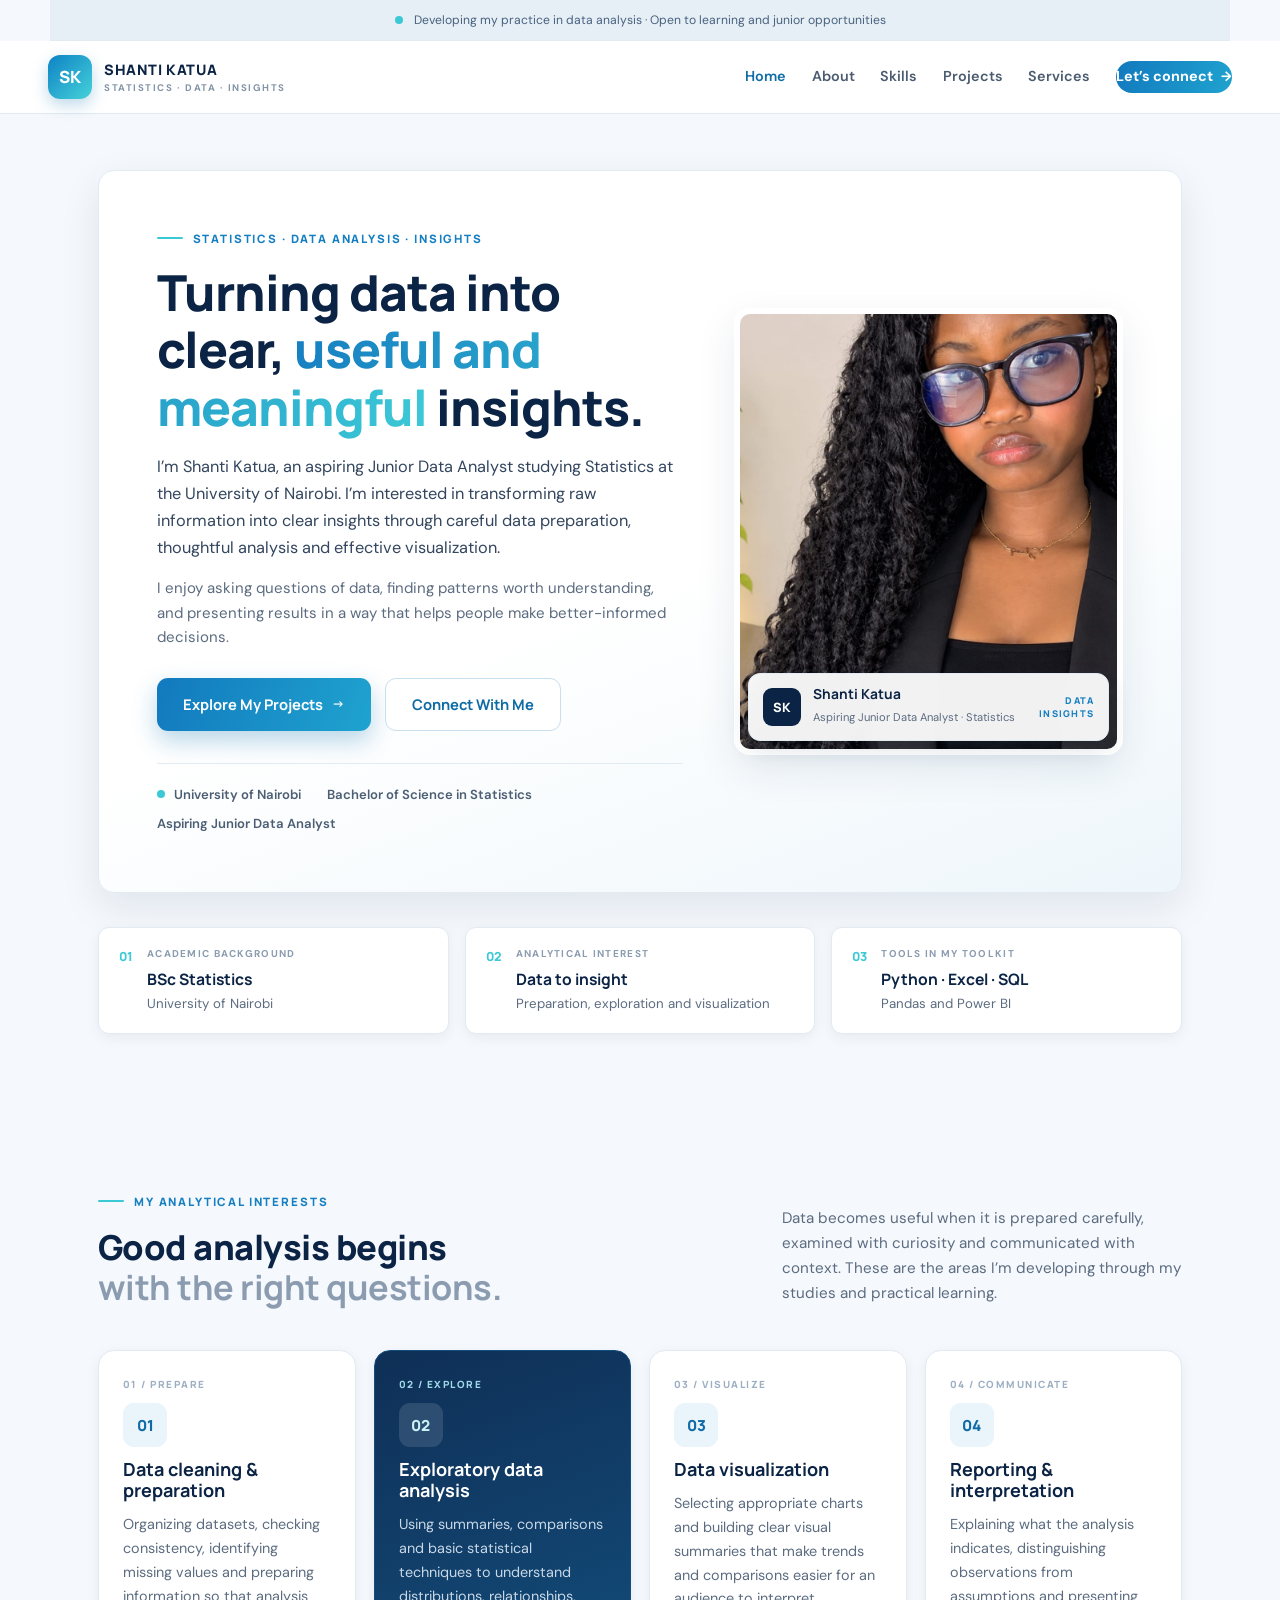
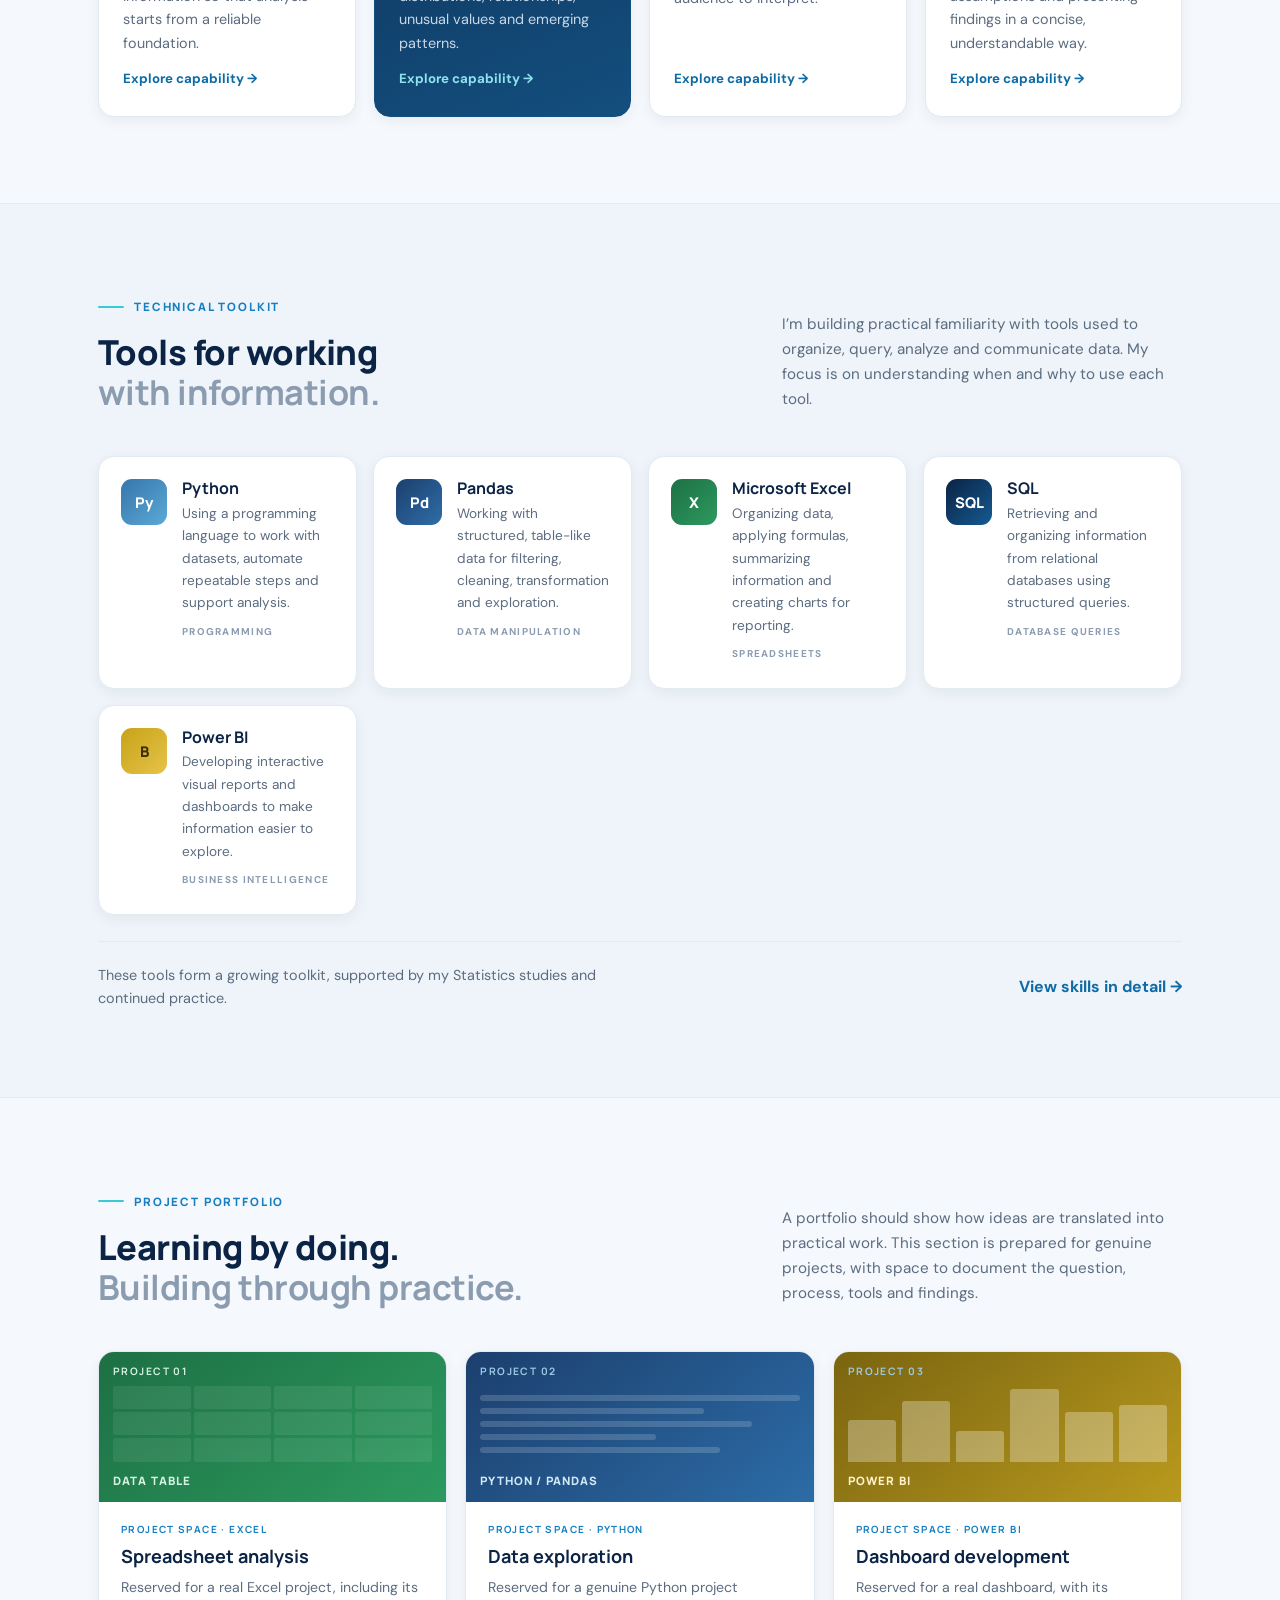
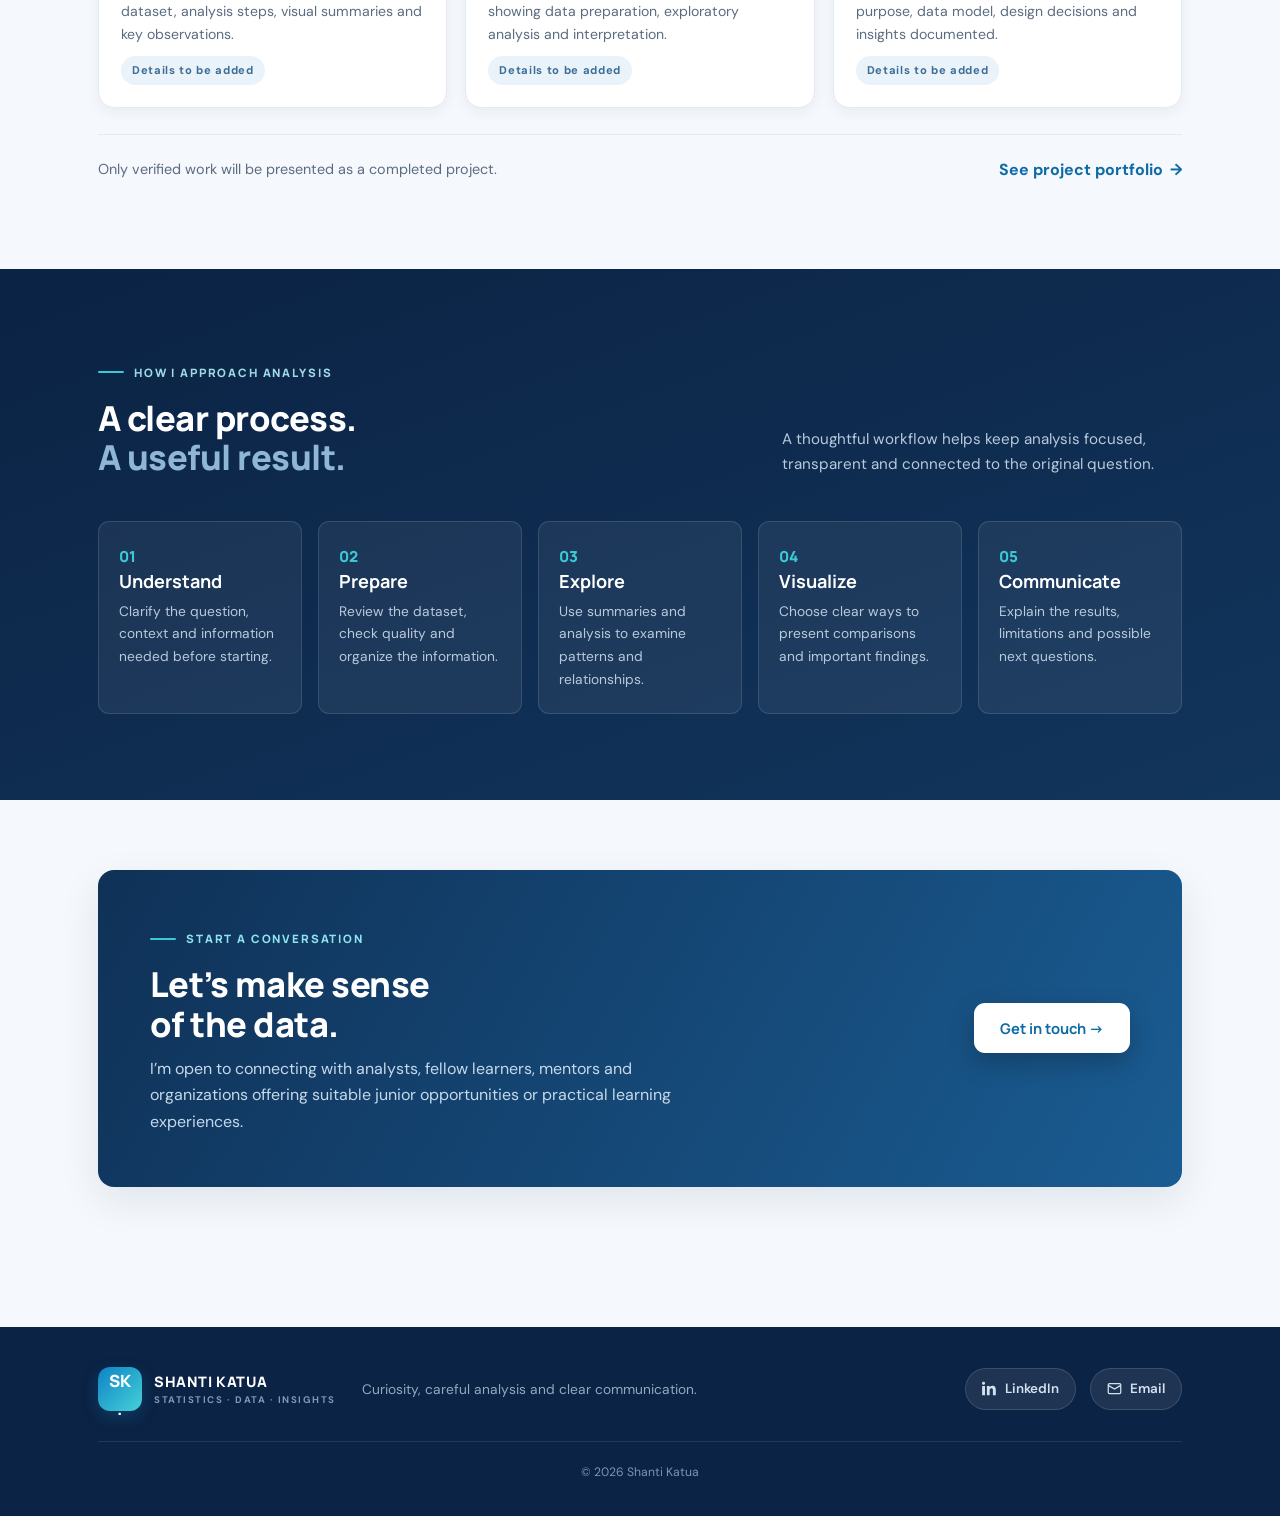
<file: index.html>
<!doctype html>
<html lang="en">
<head>
  <meta charset="utf-8"><meta name="viewport" content="width=device-width, initial-scale=1">
  <meta name="description" content="Shanti Katua — aspiring Junior Data Analyst studying Statistics at the University of Nairobi. Explore her analytical interests, technical toolkit and developing projects.">
  <meta name="theme-color" content="#0b2344"><title>Shanti Katua | Junior Data Analyst</title>
  <link rel="preconnect" href="https://fonts.googleapis.com"><link rel="preconnect" href="https://fonts.gstatic.com" crossorigin>
  <link href="https://fonts.googleapis.com/css2?family=DM+Sans:wght@400;500;600;700&family=Manrope:wght@400;500;600;700;800&display=swap" rel="stylesheet">
  <link rel="stylesheet" href="assets/css/style.css">
  <link rel="icon" type="image/svg+xml" href="assets/images/favicon.svg">
  <link rel="alternate icon" type="image/png" sizes="64x64" href="assets/images/favicon.png">
</head>
<body>
<div class="announcement"><span class="status-dot"></span> Developing my practice in data analysis · Open to learning and junior opportunities</div>
<header class="site-header"><a class="brand" href="index.html" aria-label="Shanti Katua home"><span class="brand-mark">SK</span><span class="brand-copy"><strong>SHANTI KATUA</strong><small>STATISTICS · DATA · INSIGHTS</small></span></a>
<button class="menu-toggle" aria-label="Toggle navigation" aria-expanded="false"><span></span><span></span></button>
<nav class="main-nav" aria-label="Main navigation"><a class="active" href="index.html">Home</a><a href="about.html">About</a><a href="skills.html">Skills</a><a href="projects.html">Projects</a><a href="services.html">Services</a><a class="nav-contact" href="contact.html">Let’s connect <span>→</span></a></nav></header>
<main>
<section class="hero-shell section-wrap"><div class="hero-card">
  <div class="hero-copy"><div class="eyebrow"><span class="eyebrow-line"></span> STATISTICS · DATA ANALYSIS · INSIGHTS</div>
    <h1>Turning data into clear, <span class="gradient-text">useful and meaningful</span> insights.</h1>
    <p class="hero-lead">I’m Shanti Katua, an aspiring Junior Data Analyst studying Statistics at the University of Nairobi. I’m interested in transforming raw information into clear insights through careful data preparation, thoughtful analysis and effective visualization.</p>
    <p class="hero-support">I enjoy asking questions of data, finding patterns worth understanding, and presenting results in a way that helps people make better-informed decisions.</p>
    <div class="hero-actions"><a class="button button-primary" href="projects.html">Explore My Projects <span class="arrow">→</span></a><a class="button button-outline" href="contact.html">Connect With Me</a></div>
    <div class="hero-meta"><span><i class="meta-dot"></i> University of Nairobi</span><span> Bachelor of Science in Statistics</span><span> Aspiring Junior Data Analyst</span></div>
  </div>
  <div class="hero-visual">
    <img class="hero-portrait" src="assets/images/shanti-katua.jpg" alt="Portrait of Shanti Katua wearing glasses and a black blazer" fetchpriority="high">
    <div class="portrait-caption"><span class="portrait-monogram">SK</span><span><strong>Shanti Katua</strong><small>Aspiring Junior Data Analyst · Statistics</small></span><span class="portrait-status">DATA<br>INSIGHTS</span></div>
  </div>
</div>
<div class="credential-strip"><article><span class="strip-index">01</span><div><small>ACADEMIC BACKGROUND</small><strong>BSc Statistics</strong><p>University of Nairobi</p></div></article><article><span class="strip-index">02</span><div><small>ANALYTICAL INTEREST</small><strong>Data to insight</strong><p>Preparation, exploration and visualization</p></div></article><article><span class="strip-index">03</span><div><small>TOOLS IN MY TOOLKIT</small><strong>Python · Excel · SQL</strong><p>Pandas and Power BI</p></div></article></div>
</section>
<section class="section-wrap section-block"><div class="section-heading"><div><div class="eyebrow"><span class="eyebrow-line"></span> MY ANALYTICAL INTERESTS</div><h2>Good analysis begins<br><span class="muted-heading">with the right questions.</span></h2></div><p class="section-intro">Data becomes useful when it is prepared carefully, examined with curiosity and communicated with context. These are the areas I’m developing through my studies and practical learning.</p></div>
<div class="capability-grid"><article class="capability-card"><span class="card-count">01 / PREPARE</span><div class="cap-icon">01</div><h3>Data cleaning & preparation</h3><p>Organizing datasets, checking consistency, identifying missing values and preparing information so that analysis starts from a reliable foundation.</p><a href="services.html">Explore capability →</a></article><article class="capability-card card-blue"><span class="card-count">02 / EXPLORE</span><div class="cap-icon">02</div><h3>Exploratory data analysis</h3><p>Using summaries, comparisons and basic statistical techniques to understand distributions, relationships, unusual values and emerging patterns.</p><a href="services.html">Explore capability →</a></article><article class="capability-card"><span class="card-count">03 / VISUALIZE</span><div class="cap-icon">03</div><h3>Data visualization</h3><p>Selecting appropriate charts and building clear visual summaries that make trends and comparisons easier for an audience to interpret.</p><a href="services.html">Explore capability →</a></article><article class="capability-card"><span class="card-count">04 / COMMUNICATE</span><div class="cap-icon">04</div><h3>Reporting & interpretation</h3><p>Explaining what the analysis indicates, distinguishing observations from assumptions and presenting findings in a concise, understandable way.</p><a href="services.html">Explore capability →</a></article></div></section>
<section class="soft-section"><div class="section-wrap section-block"><div class="section-heading"><div><div class="eyebrow"><span class="eyebrow-line"></span> TECHNICAL TOOLKIT</div><h2>Tools for working<br><span class="muted-heading">with information.</span></h2></div><p class="section-intro">I’m building practical familiarity with tools used to organize, query, analyze and communicate data. My focus is on understanding when and why to use each tool.</p></div>
<div class="toolkit-grid"><article class="tool-card"><div class="tool-symbol py">Py</div><div><h3>Python</h3><p>Using a programming language to work with datasets, automate repeatable steps and support analysis.</p><span>PROGRAMMING</span></div></article><article class="tool-card"><div class="tool-symbol pd">Pd</div><div><h3>Pandas</h3><p>Working with structured, table-like data for filtering, cleaning, transformation and exploration.</p><span>DATA MANIPULATION</span></div></article><article class="tool-card"><div class="tool-symbol xl">X</div><div><h3>Microsoft Excel</h3><p>Organizing data, applying formulas, summarizing information and creating charts for reporting.</p><span>SPREADSHEETS</span></div></article><article class="tool-card"><div class="tool-symbol sql">SQL</div><div><h3>SQL</h3><p>Retrieving and organizing information from relational databases using structured queries.</p><span>DATABASE QUERIES</span></div></article><article class="tool-card"><div class="tool-symbol bi">B</div><div><h3>Power BI</h3><p>Developing interactive visual reports and dashboards to make information easier to explore.</p><span>BUSINESS INTELLIGENCE</span></div></article></div><div class="section-link-row"><p>These tools form a growing toolkit, supported by my Statistics studies and continued practice.</p><a class="text-link" href="skills.html">View skills in detail →</a></div></div></section>
<section class="section-wrap section-block"><div class="section-heading"><div><div class="eyebrow"><span class="eyebrow-line"></span> PROJECT PORTFOLIO</div><h2>Learning by doing.<br><span class="muted-heading">Building through practice.</span></h2></div><p class="section-intro">A portfolio should show how ideas are translated into practical work. This section is prepared for genuine projects, with space to document the question, process, tools and findings.</p></div><div class="project-preview-grid"><article class="project-preview"><div class="project-visual excel-visual"><span>PROJECT 01</span><div class="sheet-grid"><i></i><i></i><i></i><i></i><i></i><i></i><i></i><i></i><i></i><i></i><i></i><i></i></div><b>DATA TABLE</b></div><div class="project-preview-copy"><span class="project-type">PROJECT SPACE · EXCEL</span><h3>Spreadsheet analysis</h3><p>Reserved for a real Excel project, including its dataset, analysis steps, visual summaries and key observations.</p><span class="project-status">Details to be added</span></div></article><article class="project-preview"><div class="project-visual python-visual"><span>PROJECT 02</span><div class="code-lines"><i></i><i></i><i></i><i></i><i></i></div><b>PYTHON / PANDAS</b></div><div class="project-preview-copy"><span class="project-type">PROJECT SPACE · PYTHON</span><h3>Data exploration</h3><p>Reserved for a genuine Python project showing data preparation, exploratory analysis and interpretation.</p><span class="project-status">Details to be added</span></div></article><article class="project-preview"><div class="project-visual bi-visual"><span>PROJECT 03</span><div class="mini-dashboard"><i></i><i></i><i></i><i></i><i></i><i></i></div><b>POWER BI</b></div><div class="project-preview-copy"><span class="project-type">PROJECT SPACE · POWER BI</span><h3>Dashboard development</h3><p>Reserved for a real dashboard, with its purpose, data model, design decisions and insights documented.</p><span class="project-status">Details to be added</span></div></article></div><div class="section-link-row"><p>Only verified work will be presented as a completed project.</p><a class="text-link" href="projects.html">See project portfolio <span>→</span></a></div></section>
<section class="process-section"><div class="section-wrap section-block"><div class="section-heading"><div><div class="eyebrow eyebrow-light"><span class="eyebrow-line"></span> HOW I APPROACH ANALYSIS</div><h2>A clear process.<br><span class="light-muted">A useful result.</span></h2></div><p class="section-intro light-intro">A thoughtful workflow helps keep analysis focused, transparent and connected to the original question.</p></div><div class="process-grid"><article><span>01</span><h3>Understand</h3><p>Clarify the question, context and information needed before starting.</p></article><article><span>02</span><h3>Prepare</h3><p>Review the dataset, check quality and organize the information.</p></article><article><span>03</span><h3>Explore</h3><p>Use summaries and analysis to examine patterns and relationships.</p></article><article><span>04</span><h3>Visualize</h3><p>Choose clear ways to present comparisons and important findings.</p></article><article><span>05</span><h3>Communicate</h3><p>Explain the results, limitations and possible next questions.</p></article></div></div></section>
<section class="section-wrap closing-section"><div class="closing-card"><div><div class="eyebrow"><span class="eyebrow-line"></span> START A CONVERSATION</div><h2>Let’s make sense<br>of the data.</h2><p>I’m open to connecting with analysts, fellow learners, mentors and organizations offering suitable junior opportunities or practical learning experiences.</p></div><a class="button button-primary" href="contact.html">Get in touch →</a></div></section>
</main>
<footer class="site-footer"><div class="section-wrap footer-inner"><a class="brand footer-brand" href="index.html"><span class="brand-mark">SK<span>.</span></span><span class="brand-copy"><strong>SHANTI KATUA</strong><small>STATISTICS · DATA · INSIGHTS</small></span></a><p>Curiosity, careful analysis and clear communication.</p><div class="footer-links"><a href="https://www.linkedin.com/in/shanti-katua" target="_blank" rel="noopener" aria-label="Shanti Katua on LinkedIn"><svg viewBox="0 0 24 24" fill="currentColor" aria-hidden="true"><path d="M4.98 3.5C4.98 4.88 3.87 6 2.5 6S0 4.88 0 3.5 1.12 1 2.5 1s2.48 1.12 2.48 2.5zM.2 8h4.6v14.8H.2V8zm7.6 0h4.4v2h.06c.61-1.16 2.1-2.38 4.33-2.38 4.63 0 5.48 3.05 5.48 7.02v8.16h-4.6v-7.23c0-1.73-.03-3.95-2.41-3.95-2.41 0-2.78 1.88-2.78 3.82v7.36H7.8V8z"/></svg>LinkedIn</a><a href="mailto:katuashanti@gmail.com" aria-label="Email Shanti Katua"><svg viewBox="0 0 24 24" fill="none" stroke="currentColor" stroke-width="2" aria-hidden="true"><rect x="2" y="4" width="20" height="16" rx="2"/><path d="m22 7-10 6L2 7"/></svg>Email</a></div><span class="copyright">© <span id="year"></span> Shanti Katua</span></div></footer>
<script src="assets/js/main.js"></script></body></html>
</file>
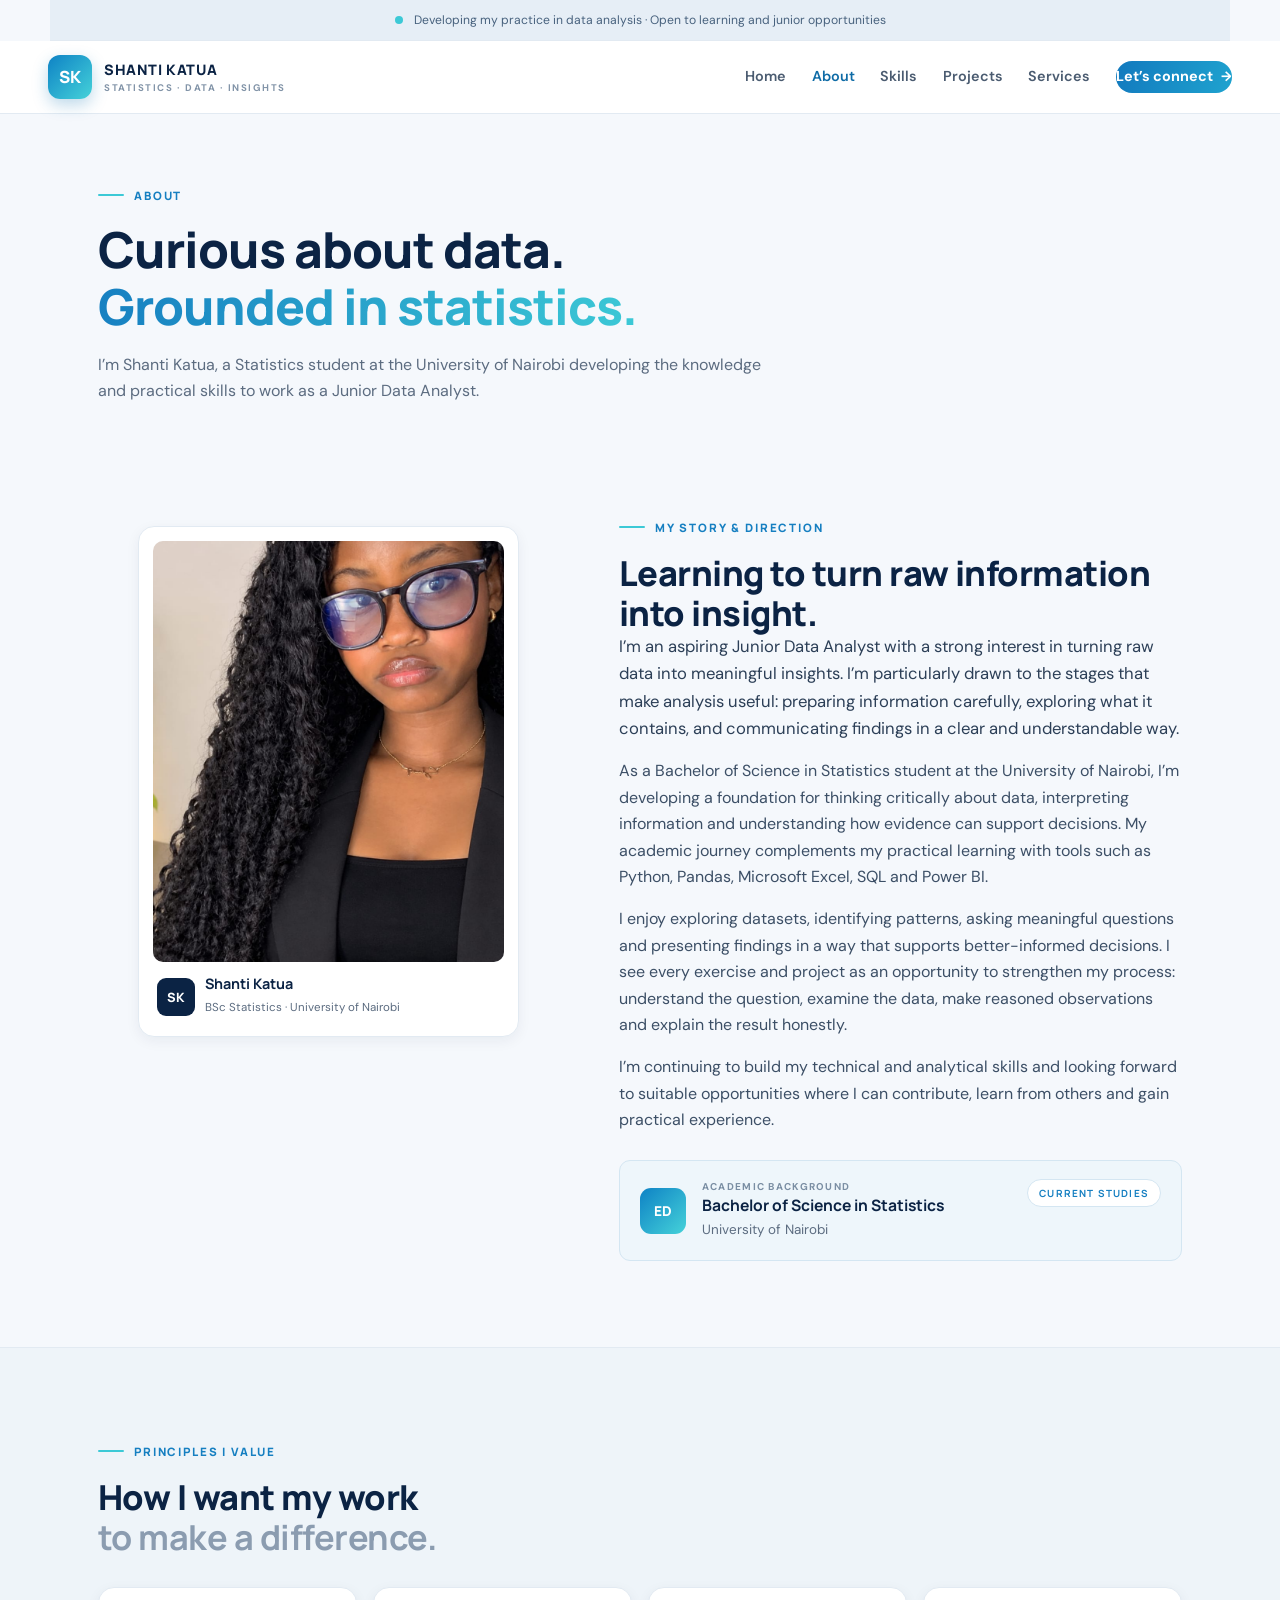
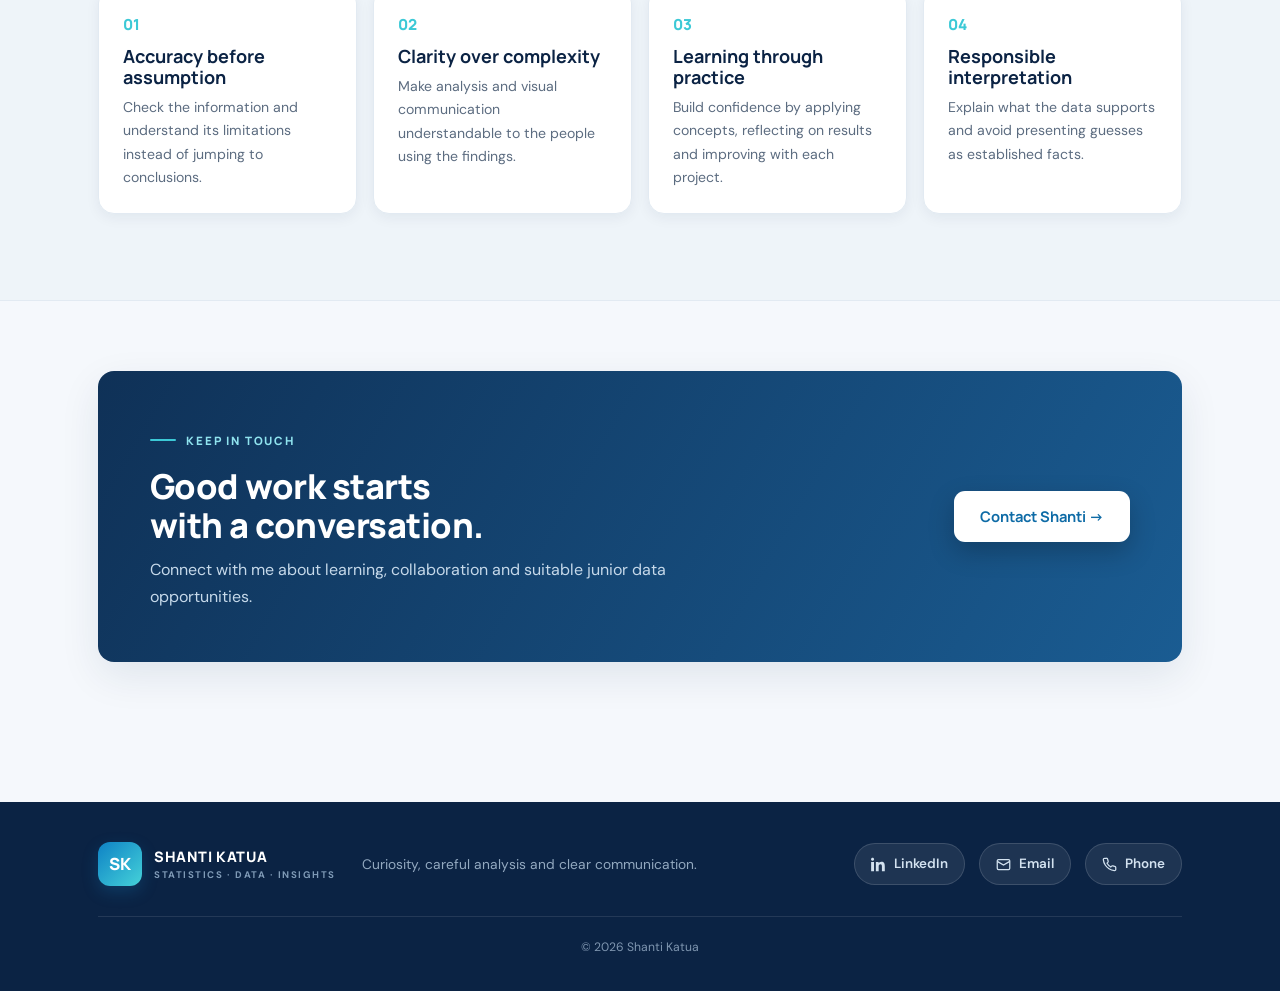
<file: about.html>
<!doctype html><html lang="en"><head><meta charset="utf-8"><meta name="viewport" content="width=device-width, initial-scale=1"><meta name="description" content="About Shanti Katua, Statistics student and aspiring Junior Data Analyst."><title>About | Shanti Katua</title><link rel="preconnect" href="https://fonts.googleapis.com"><link rel="preconnect" href="https://fonts.gstatic.com" crossorigin><link href="https://fonts.googleapis.com/css2?family=DM+Sans:wght@400;500;600;700&family=Manrope:wght@400;500;600;700;800&display=swap" rel="stylesheet"><link rel="stylesheet" href="assets/css/style.css"><link rel="icon" type="image/svg+xml" href="assets/images/favicon.svg"><link rel="alternate icon" type="image/png" sizes="64x64" href="assets/images/favicon.png"></head><body><div class="announcement"><span class="status-dot"></span> Developing my practice in data analysis · Open to learning and junior opportunities</div><header class="site-header"><a class="brand" href="index.html"><span class="brand-mark">SK</span><span class="brand-copy"><strong>SHANTI KATUA</strong><small>STATISTICS · DATA · INSIGHTS</small></span></a><button class="menu-toggle" aria-label="Toggle navigation" aria-expanded="false"><span></span><span></span></button><nav class="main-nav"><a href="index.html">Home</a><a class="active" href="about.html">About</a><a href="skills.html">Skills</a><a href="projects.html">Projects</a><a href="services.html">Services</a><a class="nav-contact" href="contact.html">Let’s connect <span>→</span></a></nav></header><main>
<section class="page-hero section-wrap"><div class="eyebrow"><span class="eyebrow-line"></span> ABOUT</div><h1>Curious about data.<br><span class="gradient-text">Grounded in statistics.</span></h1><p class="page-lead">I’m Shanti Katua, a Statistics student at the University of Nairobi developing the knowledge and practical skills to work as a Junior Data Analyst.</p></section>
<section class="section-wrap section-block"><div class="about-grid">
  <figure class="about-photo-card">
    <img src="assets/images/shanti-katua.jpg" alt="Portrait of Shanti Katua wearing glasses and a black blazer">
    <figcaption class="about-photo-caption"><span class="portrait-monogram">SK</span><span><strong>Shanti Katua</strong><small>BSc Statistics · University of Nairobi</small></span></figcaption>
  </figure>
  <div class="about-story-copy">
    <div class="eyebrow"><span class="eyebrow-line"></span> MY STORY & DIRECTION</div>
    <h2>Learning to turn raw information into insight.</h2>
    <p>I’m an aspiring Junior Data Analyst with a strong interest in turning raw data into meaningful insights. I’m particularly drawn to the stages that make analysis useful: preparing information carefully, exploring what it contains, and communicating findings in a clear and understandable way.</p>
    <p>As a Bachelor of Science in Statistics student at the University of Nairobi, I’m developing a foundation for thinking critically about data, interpreting information and understanding how evidence can support decisions. My academic journey complements my practical learning with tools such as Python, Pandas, Microsoft Excel, SQL and Power BI.</p>
    <p>I enjoy exploring datasets, identifying patterns, asking meaningful questions and presenting findings in a way that supports better-informed decisions. I see every exercise and project as an opportunity to strengthen my process: understand the question, examine the data, make reasoned observations and explain the result honestly.</p>
    <p>I’m continuing to build my technical and analytical skills and looking forward to suitable opportunities where I can contribute, learn from others and gain practical experience.</p>
    <div class="education-card"><span class="education-icon">ED</span><div><small>ACADEMIC BACKGROUND</small><strong>Bachelor of Science in Statistics</strong><span>University of Nairobi</span></div><span class="education-side">CURRENT STUDIES</span></div>
  </div>
</div></section>
<section class="soft-section"><div class="section-wrap section-block"><div class="eyebrow"><span class="eyebrow-line"></span> PRINCIPLES I VALUE</div><h2>How I want my work<br><span class="muted-heading">to make a difference.</span></h2><div class="values-grid"><article><span>01</span><h3>Accuracy before assumption</h3><p>Check the information and understand its limitations instead of jumping to conclusions.</p></article><article><span>02</span><h3>Clarity over complexity</h3><p>Make analysis and visual communication understandable to the people using the findings.</p></article><article><span>03</span><h3>Learning through practice</h3><p>Build confidence by applying concepts, reflecting on results and improving with each project.</p></article><article><span>04</span><h3>Responsible interpretation</h3><p>Explain what the data supports and avoid presenting guesses as established facts.</p></article></div></div></section>
<section class="section-wrap closing-section"><div class="closing-card"><div><div class="eyebrow eyebrow-light"><span class="eyebrow-line"></span> KEEP IN TOUCH</div><h2>Good work starts<br>with a conversation.</h2><p>Connect with me about learning, collaboration and suitable junior data opportunities.</p></div><a class="button button-primary" href="contact.html">Contact Shanti →</a></div></section></main><footer class="site-footer"><div class="section-wrap footer-inner"><a class="brand footer-brand" href="index.html"><span class="brand-mark">SK</span><span class="brand-copy"><strong>SHANTI KATUA</strong><small>STATISTICS · DATA · INSIGHTS</small></span></a><p>Curiosity, careful analysis and clear communication.</p><div class="footer-links"><a href="https://www.linkedin.com/in/shanti-katua" target="_blank" rel="noopener" aria-label="Shanti Katua on LinkedIn"><svg viewBox="0 0 24 24" fill="currentColor" aria-hidden="true"><path d="M4.98 3.5C4.98 4.88 3.87 6 2.5 6S0 4.88 0 3.5 1.12 1 2.5 1s2.48 1.12 2.48 2.5zM.2 8h4.6v14.8H.2V8zm7.6 0h4.4v2h.06c.61-1.16 2.1-2.38 4.33-2.38 4.63 0 5.48 3.05 5.48 7.02v8.16h-4.6v-7.23c0-1.73-.03-3.95-2.41-3.95-2.41 0-2.78 1.88-2.78 3.82v7.36H7.8V8z"/></svg>LinkedIn</a><a href="mailto:katuashanti@gmail.com" aria-label="Email Shanti Katua"><svg viewBox="0 0 24 24" fill="none" stroke="currentColor" stroke-width="2" aria-hidden="true"><rect x="2" y="4" width="20" height="16" rx="2"/><path d="m22 7-10 6L2 7"/></svg>Email</a><a href="tel:0794428577" aria-label="Call Shanti Katua"><svg viewBox="0 0 24 24" fill="none" stroke="currentColor" stroke-width="2" aria-hidden="true"><path d="M22 16.92v3a2 2 0 0 1-2.18 2 19.79 19.79 0 0 1-8.63-3.07 19.5 19.5 0 0 1-6-6 19.79 19.79 0 0 1-3.07-8.67A2 2 0 0 1 4.11 2h3a2 2 0 0 1 2 1.72c.13.96.36 1.9.7 2.81a2 2 0 0 1-.45 2.11L8.09 9.91a16 16 0 0 0 6 6l1.27-1.27a2 2 0 0 1 2.11-.45c.91.34 1.85.57 2.81.7A2 2 0 0 1 22 16.92z"/></svg>Phone</a></div><span class="copyright">© <span id="year"></span> Shanti Katua</span></div></footer><script src="assets/js/main.js"></script></body></html>
</file>
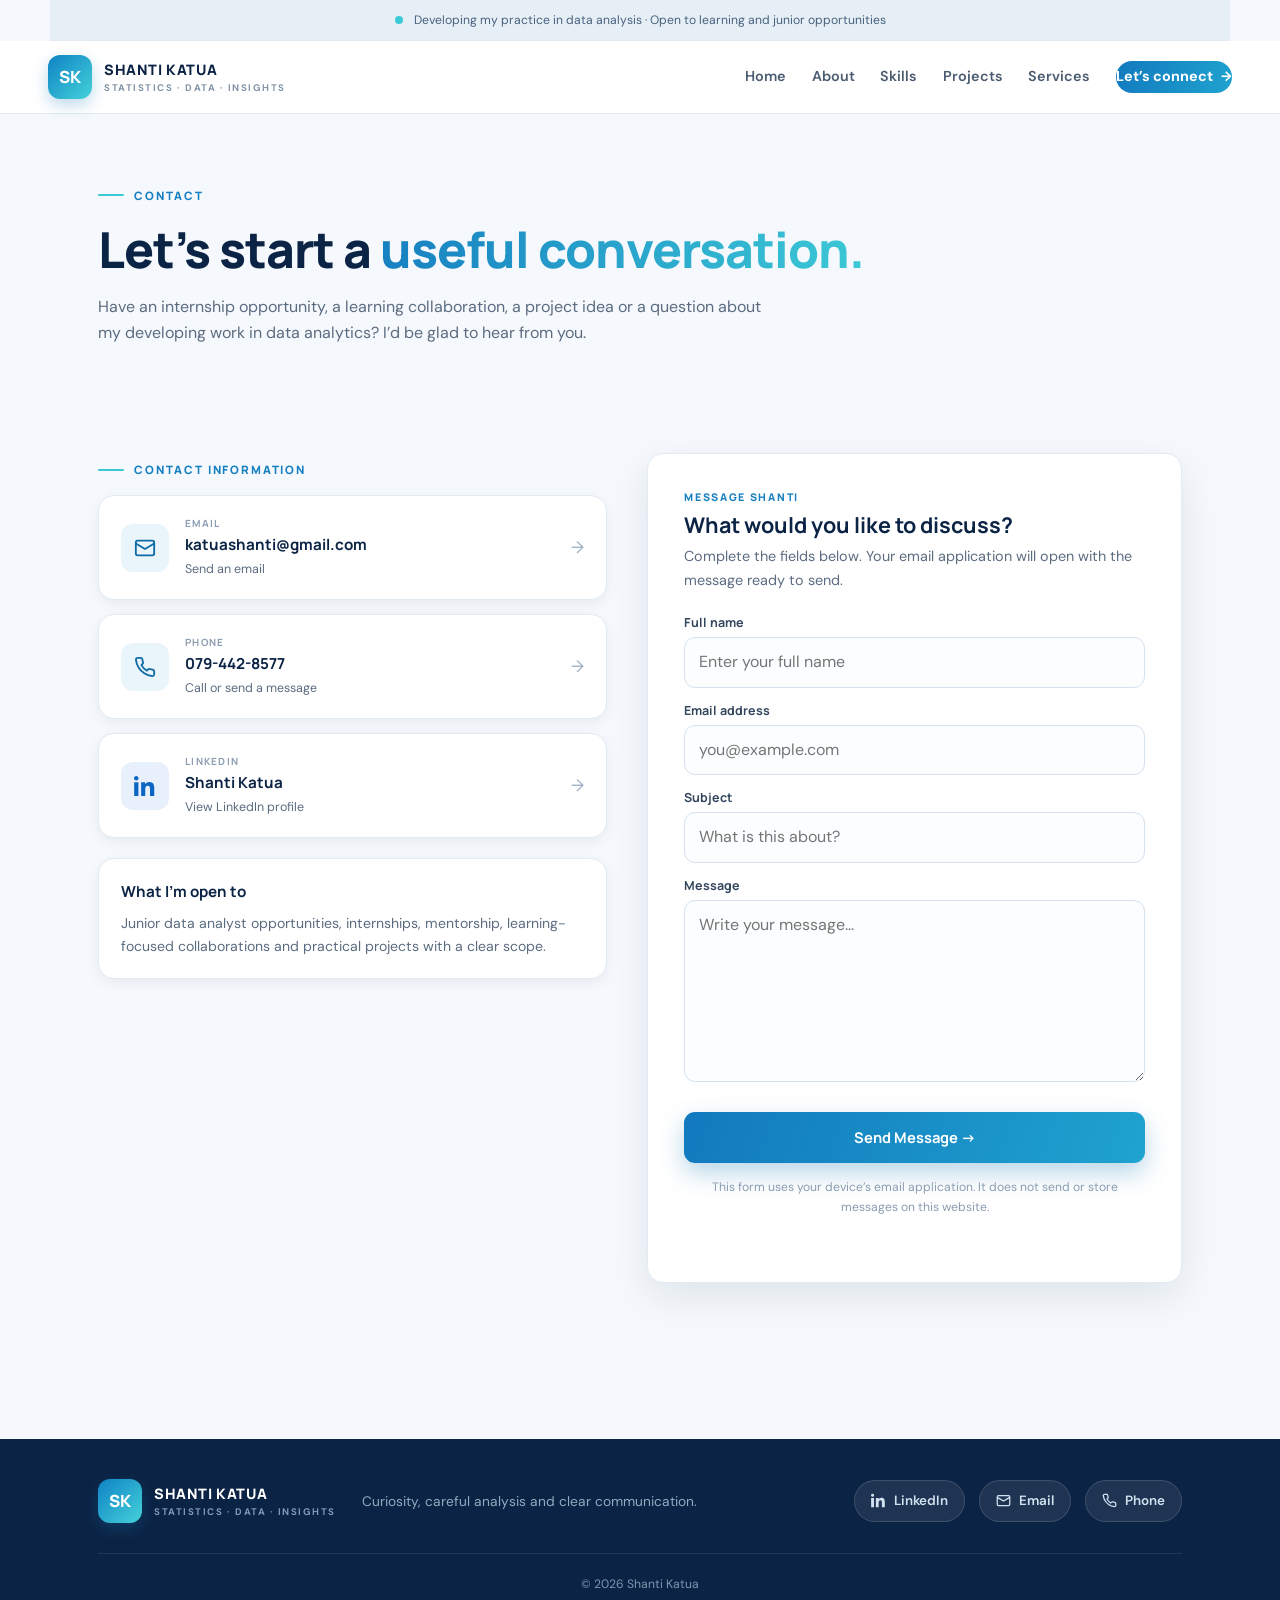
<file: contact.html>
<!doctype html><html lang="en"><head><meta charset="utf-8"><meta name="viewport" content="width=device-width, initial-scale=1"><meta name="description" content="Contact Shanti Katua about junior data analyst opportunities, collaboration and learning."><title>Contact | Shanti Katua</title><link rel="preconnect" href="https://fonts.googleapis.com"><link rel="preconnect" href="https://fonts.gstatic.com" crossorigin><link href="https://fonts.googleapis.com/css2?family=DM+Sans:wght@400;500;600;700&family=Manrope:wght@400;500;600;700;800&display=swap" rel="stylesheet"><link rel="stylesheet" href="assets/css/style.css"><link rel="icon" type="image/svg+xml" href="assets/images/favicon.svg"><link rel="alternate icon" type="image/png" sizes="64x64" href="assets/images/favicon.png"></head><body><div class="announcement"><span class="status-dot"></span> Developing my practice in data analysis · Open to learning and junior opportunities</div><header class="site-header"><a class="brand" href="index.html"><span class="brand-mark">SK</span><span class="brand-copy"><strong>SHANTI KATUA</strong><small>STATISTICS · DATA · INSIGHTS</small></span></a><button class="menu-toggle" aria-label="Toggle navigation" aria-expanded="false"><span></span><span></span></button><nav class="main-nav"><a href="index.html">Home</a><a href="about.html">About</a><a href="skills.html">Skills</a><a href="projects.html">Projects</a><a href="services.html">Services</a><a class="nav-contact" href="contact.html">Let’s connect <span>→</span></a></nav></header><main><section class="page-hero section-wrap"><div class="eyebrow"><span class="eyebrow-line"></span> CONTACT</div><h1>Let’s start a <span class="gradient-text">useful conversation.</span></h1><p class="page-lead">Have an internship opportunity, a learning collaboration, a project idea or a question about my developing work in data analytics? I’d be glad to hear from you.</p></section>
<section class="section-wrap section-block"><div class="contact-grid">
  <div>
    <div class="eyebrow"><span class="eyebrow-line"></span> CONTACT INFORMATION</div>
    <div class="contact-cards">
      <a class="contact-card" href="mailto:katuashanti@gmail.com">
        <span class="contact-icon" aria-hidden="true"><svg viewBox="0 0 24 24" fill="none" stroke="currentColor" stroke-width="2" stroke-linecap="round" stroke-linejoin="round"><rect x="2" y="4" width="20" height="16" rx="2"/><path d="m22 7-10 6L2 7"/></svg></span>
        <span><small>EMAIL</small><strong>katuashanti@gmail.com</strong><span class="contact-sub">Send an email</span></span>
        <span class="contact-arrow" aria-hidden="true">→</span>
      </a>
      <a class="contact-card" href="tel:0794428577">
        <span class="contact-icon" aria-hidden="true"><svg viewBox="0 0 24 24" fill="none" stroke="currentColor" stroke-width="2" stroke-linecap="round" stroke-linejoin="round"><path d="M22 16.92v3a2 2 0 0 1-2.18 2 19.79 19.79 0 0 1-8.63-3.07 19.5 19.5 0 0 1-6-6 19.79 19.79 0 0 1-3.07-8.67A2 2 0 0 1 4.11 2h3a2 2 0 0 1 2 1.72c.13.96.36 1.9.7 2.81a2 2 0 0 1-.45 2.11L8.09 9.91a16 16 0 0 0 6 6l1.27-1.27a2 2 0 0 1 2.11-.45c.91.34 1.85.57 2.81.7A2 2 0 0 1 22 16.92z"/></svg></span>
        <span><small>PHONE</small><strong>079-442-8577</strong><span class="contact-sub">Call or send a message</span></span>
        <span class="contact-arrow" aria-hidden="true">→</span>
      </a>
      <a class="contact-card" href="https://www.linkedin.com/in/shanti-katua/" target="_blank" rel="noopener">
        <span class="contact-icon li" aria-hidden="true"><svg viewBox="0 0 24 24" fill="currentColor"><path d="M4.98 3.5C4.98 4.88 3.87 6 2.5 6S0 4.88 0 3.5 1.12 1 2.5 1s2.48 1.12 2.48 2.5zM.2 8h4.6v14.8H.2V8zm7.6 0h4.4v2h.06c.61-1.16 2.1-2.38 4.33-2.38 4.63 0 5.48 3.05 5.48 7.02v8.16h-4.6v-7.23c0-1.73-.03-3.95-2.41-3.95-2.41 0-2.78 1.88-2.78 3.82v7.36H7.8V8z"/></svg></span>
        <span><small>LINKEDIN</small><strong>Shanti Katua</strong><span class="contact-sub">View LinkedIn profile</span></span>
        <span class="contact-arrow" aria-hidden="true">→</span>
      </a>
    </div>
    <div class="contact-note"><strong>What I’m open to</strong><p>Junior data analyst opportunities, internships, mentorship, learning-focused collaborations and practical projects with a clear scope.</p></div>
  </div>
  <div class="contact-form-card">
    <div class="form-kicker">MESSAGE SHANTI</div>
    <h3>What would you like to discuss?</h3>
    <p class="form-intro">Complete the fields below. Your email application will open with the message ready to send.</p>
    <form id="contactForm" novalidate>
      <label for="senderName">Full name</label>
      <input id="senderName" name="name" type="text" placeholder="Enter your full name" autocomplete="name" required>
      <label for="senderEmail">Email address</label>
      <input id="senderEmail" name="email" type="email" placeholder="you@example.com" autocomplete="email" required>
      <label for="senderSubject">Subject</label>
      <input id="senderSubject" name="subject" type="text" placeholder="What is this about?" required>
      <label for="message">Message</label>
      <textarea id="message" name="message" rows="6" placeholder="Write your message..." required></textarea>
      <button class="button button-primary form-submit" type="submit">Send Message →</button>
      <p class="form-hint">This form uses your device’s email application. It does not send or store messages on this website.</p>
      <p class="form-feedback" id="formFeedback" role="status" aria-live="polite"></p>
    </form>
  </div>
</div></section></main><footer class="site-footer"><div class="section-wrap footer-inner"><a class="brand footer-brand" href="index.html"><span class="brand-mark">SK</span><span class="brand-copy"><strong>SHANTI KATUA</strong><small>STATISTICS · DATA · INSIGHTS</small></span></a><p>Curiosity, careful analysis and clear communication.</p><div class="footer-links"><a href="https://www.linkedin.com/in/shanti-katua" target="_blank" rel="noopener" aria-label="Shanti Katua on LinkedIn"><svg viewBox="0 0 24 24" fill="currentColor" aria-hidden="true"><path d="M4.98 3.5C4.98 4.88 3.87 6 2.5 6S0 4.88 0 3.5 1.12 1 2.5 1s2.48 1.12 2.48 2.5zM.2 8h4.6v14.8H.2V8zm7.6 0h4.4v2h.06c.61-1.16 2.1-2.38 4.33-2.38 4.63 0 5.48 3.05 5.48 7.02v8.16h-4.6v-7.23c0-1.73-.03-3.95-2.41-3.95-2.41 0-2.78 1.88-2.78 3.82v7.36H7.8V8z"/></svg>LinkedIn</a><a href="mailto:katuashanti@gmail.com" aria-label="Email Shanti Katua"><svg viewBox="0 0 24 24" fill="none" stroke="currentColor" stroke-width="2" aria-hidden="true"><rect x="2" y="4" width="20" height="16" rx="2"/><path d="m22 7-10 6L2 7"/></svg>Email</a><a href="tel:0794428577" aria-label="Call Shanti Katua"><svg viewBox="0 0 24 24" fill="none" stroke="currentColor" stroke-width="2" aria-hidden="true"><path d="M22 16.92v3a2 2 0 0 1-2.18 2 19.79 19.79 0 0 1-8.63-3.07 19.5 19.5 0 0 1-6-6 19.79 19.79 0 0 1-3.07-8.67A2 2 0 0 1 4.11 2h3a2 2 0 0 1 2 1.72c.13.96.36 1.9.7 2.81a2 2 0 0 1-.45 2.11L8.09 9.91a16 16 0 0 0 6 6l1.27-1.27a2 2 0 0 1 2.11-.45c.91.34 1.85.57 2.81.7A2 2 0 0 1 22 16.92z"/></svg>Phone</a></div><span class="copyright">© <span id="year"></span> Shanti Katua</span></div></footer><script src="assets/js/main.js"></script></body></html>
</file>
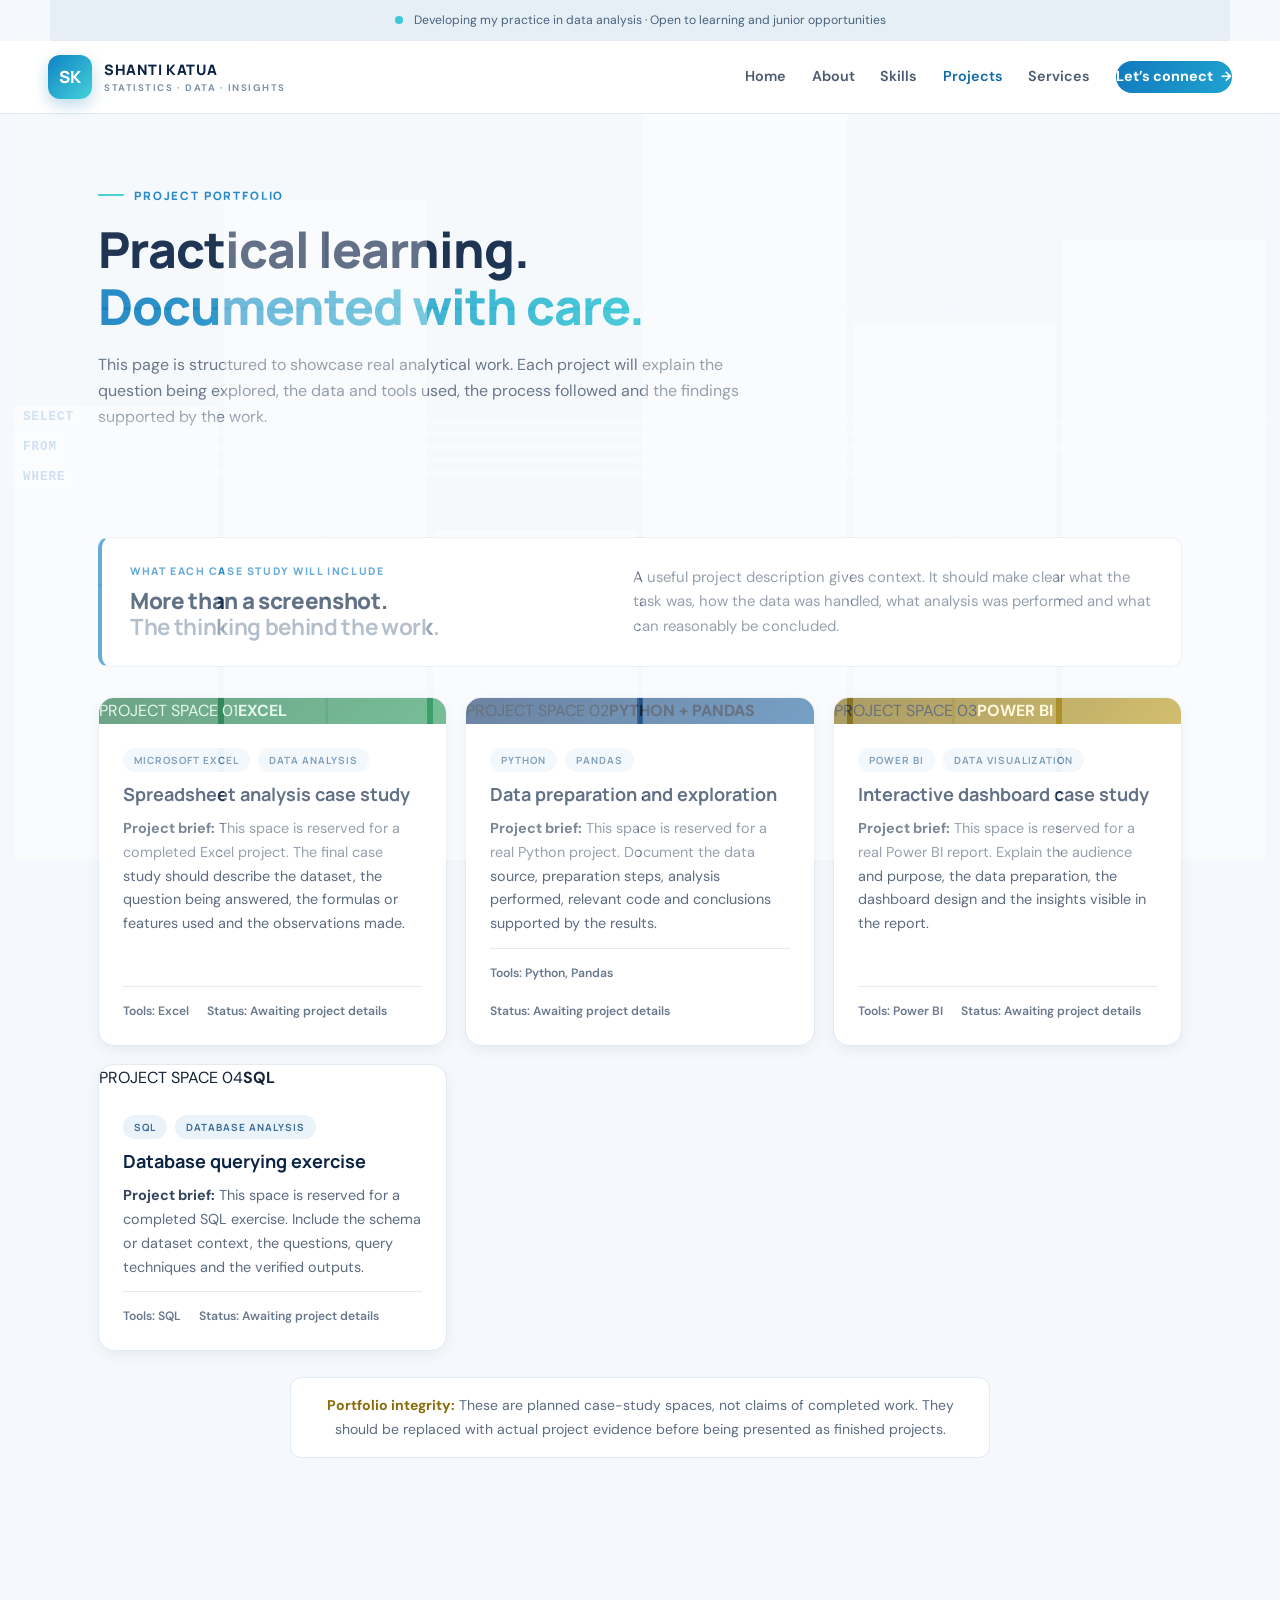
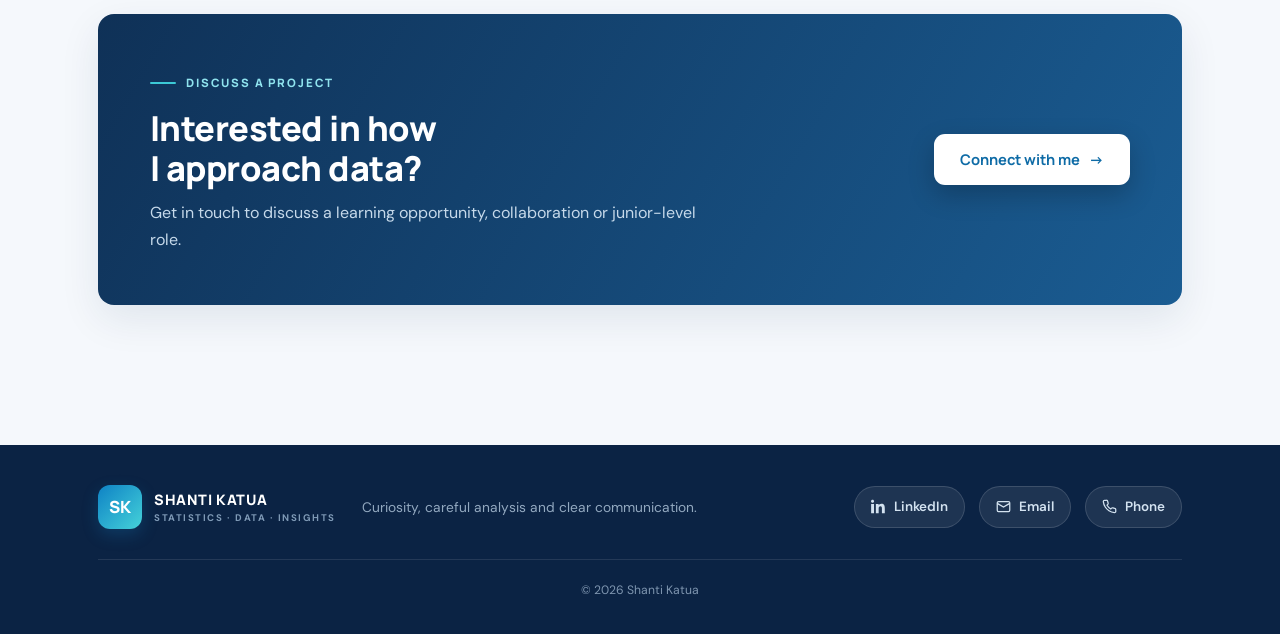
<file: projects.html>
<!doctype html><html lang="en"><head><meta charset="utf-8"><meta name="viewport" content="width=device-width, initial-scale=1"><meta name="description" content="The developing data analytics project portfolio of Shanti Katua."><title>Projects | Shanti Katua</title><link rel="preconnect" href="https://fonts.googleapis.com"><link rel="preconnect" href="https://fonts.gstatic.com" crossorigin><link href="https://fonts.googleapis.com/css2?family=DM+Sans:wght@400;500;600;700&family=Manrope:wght@400;500;600;700;800&display=swap" rel="stylesheet"><link rel="stylesheet" href="assets/css/style.css"><link rel="icon" type="image/svg+xml" href="assets/images/favicon.svg"><link rel="alternate icon" type="image/png" sizes="64x64" href="assets/images/favicon.png"></head><body><div class="announcement"><span class="status-dot"></span> Developing my practice in data analysis · Open to learning and junior opportunities</div><header class="site-header"><a class="brand" href="index.html"><span class="brand-mark">SK</span><span class="brand-copy"><strong>SHANTI KATUA</strong><small>STATISTICS · DATA · INSIGHTS</small></span></a><button class="menu-toggle" aria-label="Toggle navigation" aria-expanded="false"><span></span><span></span></button><nav class="main-nav"><a href="index.html">Home</a><a href="about.html">About</a><a href="skills.html">Skills</a><a class="active" href="projects.html">Projects</a><a href="services.html">Services</a><a class="nav-contact" href="contact.html">Let’s connect <span>→</span></a></nav></header><main><section class="page-hero section-wrap"><div class="eyebrow"><span class="eyebrow-line"></span> PROJECT PORTFOLIO</div><h1>Practical learning.<br><span class="gradient-text">Documented with care.</span></h1><p class="page-lead">This page is structured to showcase real analytical work. Each project will explain the question being explored, the data and tools used, the process followed and the findings supported by the work.</p></section>
<section class="section-wrap section-block"><div class="project-guidance"><div><span class="statement-label">WHAT EACH CASE STUDY WILL INCLUDE</span><h2>More than a screenshot.<br><span class="muted-heading">The thinking behind the work.</span></h2></div><p>A useful project description gives context. It should make clear what the task was, how the data was handled, what analysis was performed and what can reasonably be concluded.</p></div><div class="project-detail-grid"><article class="project-detail-card"><div class="project-art excel-visual"><span>PROJECT SPACE 01</span><div class="sheet-grid"><i></i><i></i><i></i><i></i><i></i><i></i><i></i><i></i><i></i><i></i><i></i><i></i></div><b>EXCEL</b></div><div class="project-detail-copy"><div class="project-tags"><span>MICROSOFT EXCEL</span><span>DATA ANALYSIS</span></div><h3>Spreadsheet analysis case study</h3><p><b>Project brief:</b> This space is reserved for a completed Excel project. The final case study should describe the dataset, the question being answered, the formulas or features used and the observations made.</p><div class="project-meta"><span>Tools: Excel</span><span>Status: Awaiting project details</span></div></div></article><article class="project-detail-card"><div class="project-art python-visual"><span>PROJECT SPACE 02</span><div class="code-lines"><i></i><i></i><i></i><i></i><i></i></div><b>PYTHON + PANDAS</b></div><div class="project-detail-copy"><div class="project-tags"><span>PYTHON</span><span>PANDAS</span></div><h3>Data preparation and exploration</h3><p><b>Project brief:</b> This space is reserved for a real Python project. Document the data source, preparation steps, analysis performed, relevant code and conclusions supported by the results.</p><div class="project-meta"><span>Tools: Python, Pandas</span><span>Status: Awaiting project details</span></div></div></article><article class="project-detail-card"><div class="project-art bi-visual"><span>PROJECT SPACE 03</span><div class="mini-dashboard"><i></i><i></i><i></i><i></i><i></i><i></i></div><b>POWER BI</b></div><div class="project-detail-copy"><div class="project-tags"><span>POWER BI</span><span>DATA VISUALIZATION</span></div><h3>Interactive dashboard case study</h3><p><b>Project brief:</b> This space is reserved for a real Power BI report. Explain the audience and purpose, the data preparation, the dashboard design and the insights visible in the report.</p><div class="project-meta"><span>Tools: Power BI</span><span>Status: Awaiting project details</span></div></div></article><article class="project-detail-card"><div class="project-art sql-visual"><span>PROJECT SPACE 04</span><div class="sql-window"><i>SELECT</i><i>FROM</i><i>WHERE</i></div><b>SQL</b></div><div class="project-detail-copy"><div class="project-tags"><span>SQL</span><span>DATABASE ANALYSIS</span></div><h3>Database querying exercise</h3><p><b>Project brief:</b> This space is reserved for a completed SQL exercise. Include the schema or dataset context, the questions, query techniques and the verified outputs.</p><div class="project-meta"><span>Tools: SQL</span><span>Status: Awaiting project details</span></div></div></article></div><p class="integrity-note"><strong>Portfolio integrity:</strong> These are planned case-study spaces, not claims of completed work. They should be replaced with actual project evidence before being presented as finished projects.</p></section><section class="section-wrap closing-section"><div class="closing-card"><div><div class="eyebrow"><span class="eyebrow-line"></span> DISCUSS A PROJECT</div><h2>Interested in how<br>I approach data?</h2><p>Get in touch to discuss a learning opportunity, collaboration or junior-level role.</p></div><a class="button button-primary" href="contact.html">Connect with me <span>→</span></a></div></section></main><footer class="site-footer"><div class="section-wrap footer-inner"><a class="brand footer-brand" href="index.html"><span class="brand-mark">SK</span><span class="brand-copy"><strong>SHANTI KATUA</strong><small>STATISTICS · DATA · INSIGHTS</small></span></a><p>Curiosity, careful analysis and clear communication.</p><div class="footer-links"><a href="https://www.linkedin.com/in/shanti-katua" target="_blank" rel="noopener" aria-label="Shanti Katua on LinkedIn"><svg viewBox="0 0 24 24" fill="currentColor" aria-hidden="true"><path d="M4.98 3.5C4.98 4.88 3.87 6 2.5 6S0 4.88 0 3.5 1.12 1 2.5 1s2.48 1.12 2.48 2.5zM.2 8h4.6v14.8H.2V8zm7.6 0h4.4v2h.06c.61-1.16 2.1-2.38 4.33-2.38 4.63 0 5.48 3.05 5.48 7.02v8.16h-4.6v-7.23c0-1.73-.03-3.95-2.41-3.95-2.41 0-2.78 1.88-2.78 3.82v7.36H7.8V8z"/></svg>LinkedIn</a><a href="mailto:katuashanti@gmail.com" aria-label="Email Shanti Katua"><svg viewBox="0 0 24 24" fill="none" stroke="currentColor" stroke-width="2" aria-hidden="true"><rect x="2" y="4" width="20" height="16" rx="2"/><path d="m22 7-10 6L2 7"/></svg>Email</a><a href="tel:0794428577" aria-label="Call Shanti Katua"><svg viewBox="0 0 24 24" fill="none" stroke="currentColor" stroke-width="2" aria-hidden="true"><path d="M22 16.92v3a2 2 0 0 1-2.18 2 19.79 19.79 0 0 1-8.63-3.07 19.5 19.5 0 0 1-6-6 19.79 19.79 0 0 1-3.07-8.67A2 2 0 0 1 4.11 2h3a2 2 0 0 1 2 1.72c.13.96.36 1.9.7 2.81a2 2 0 0 1-.45 2.11L8.09 9.91a16 16 0 0 0 6 6l1.27-1.27a2 2 0 0 1 2.11-.45c.91.34 1.85.57 2.81.7A2 2 0 0 1 22 16.92z"/></svg>Phone</a></div><span class="copyright">© <span id="year"></span> Shanti Katua</span></div></footer><script src="assets/js/main.js"></script></body></html>
</file>
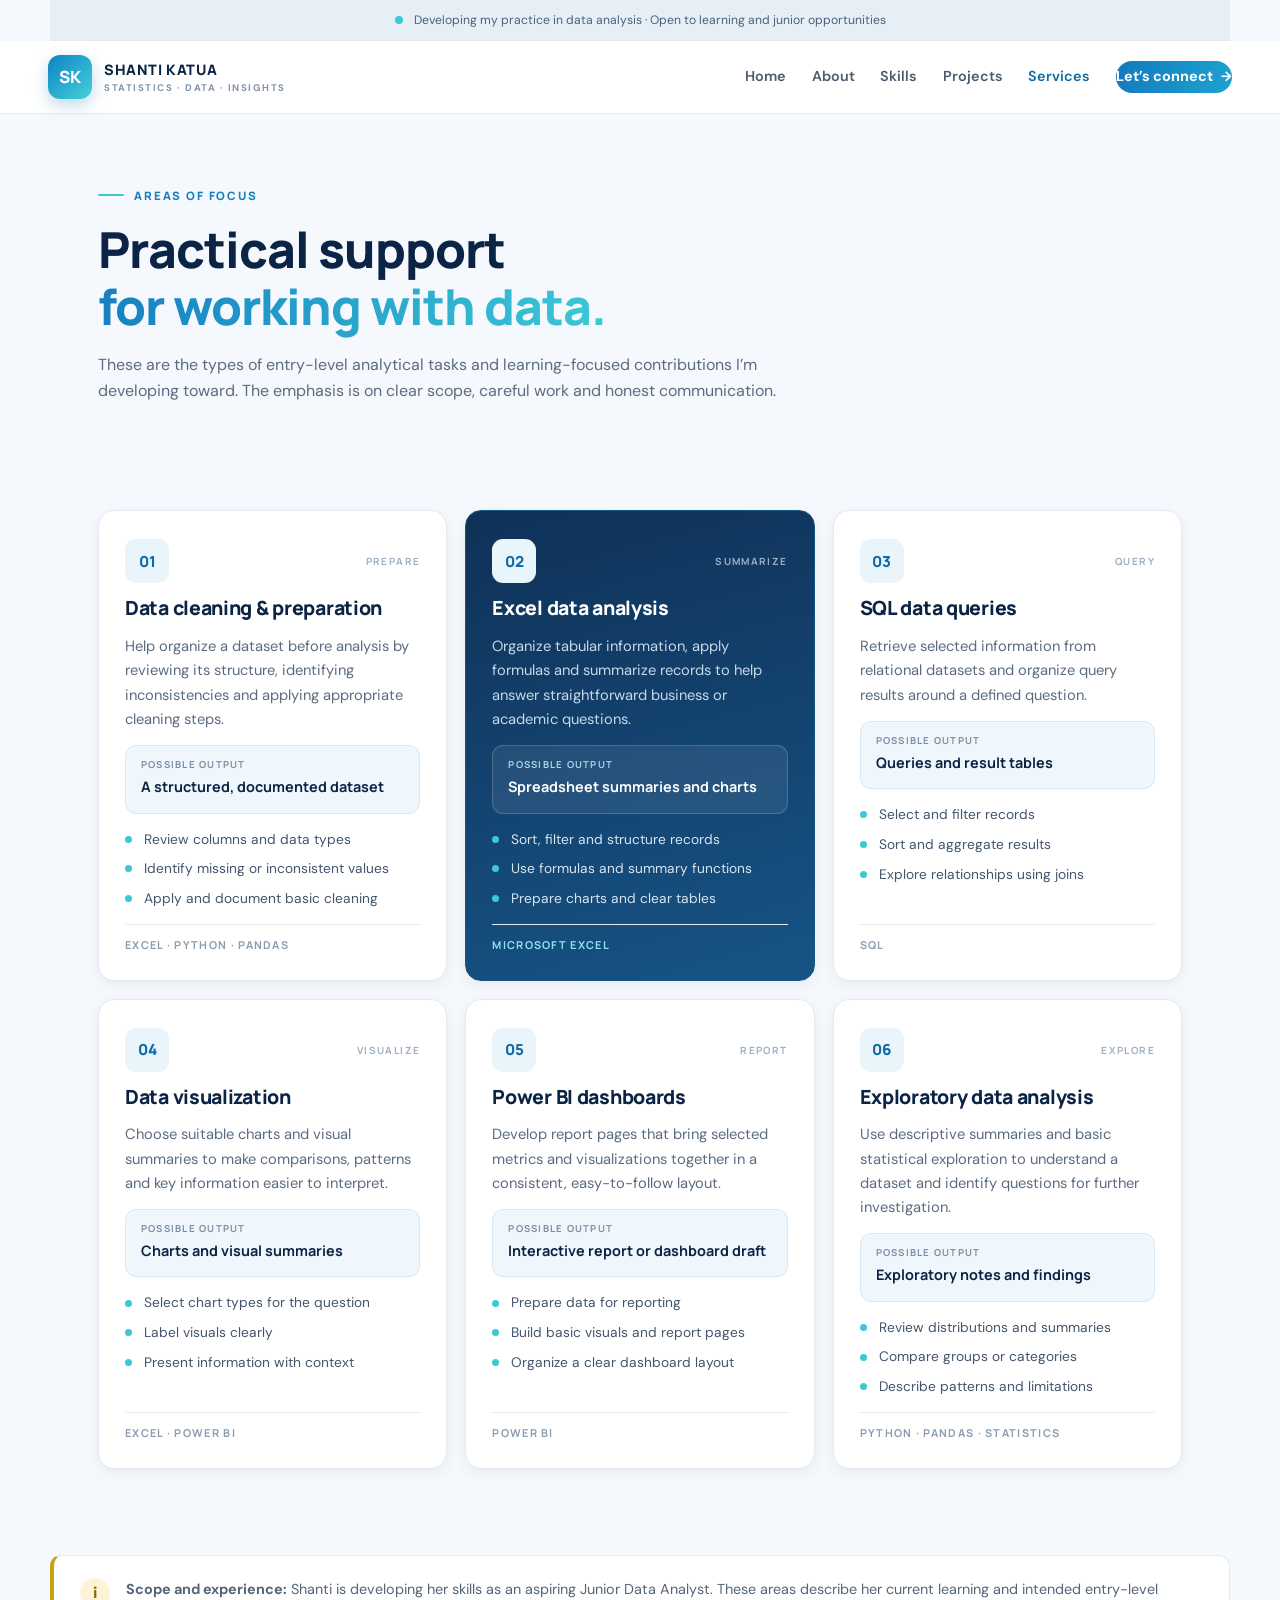
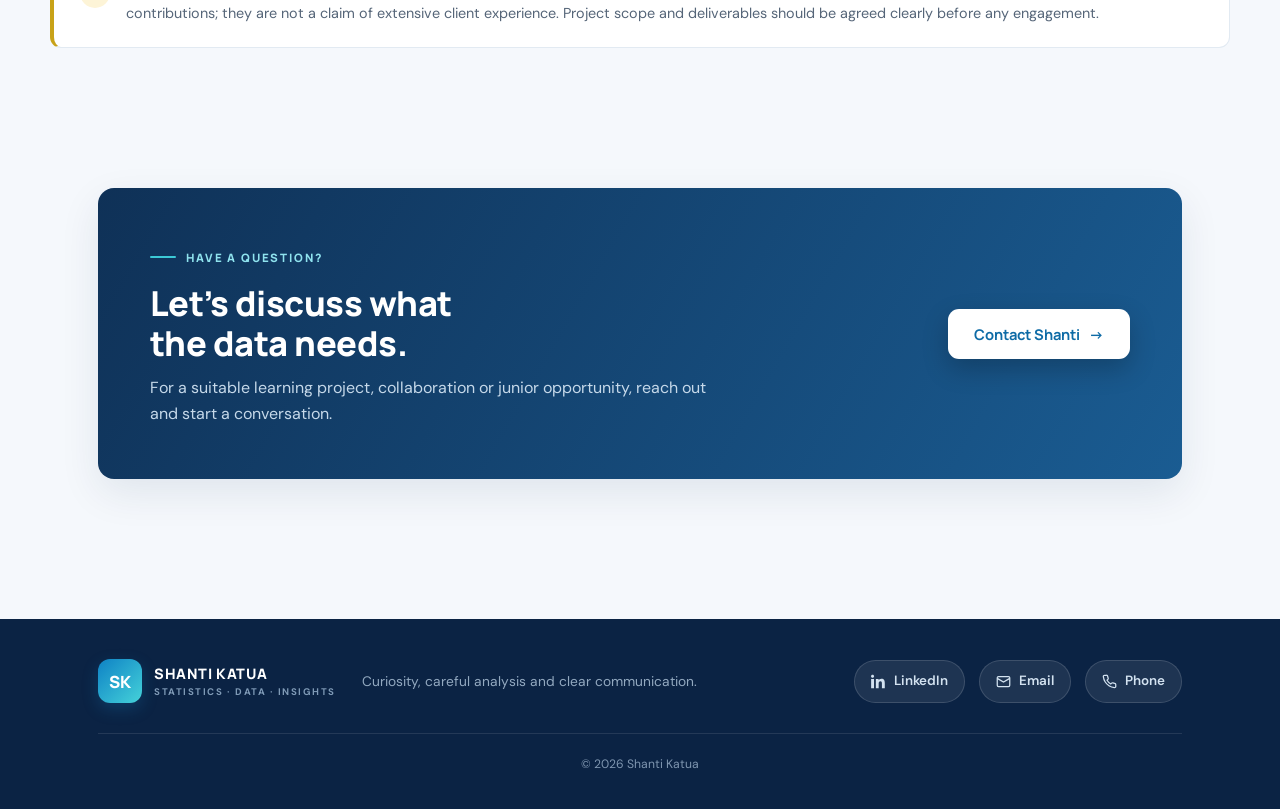
<file: services.html>
<!doctype html><html lang="en"><head><meta charset="utf-8"><meta name="viewport" content="width=device-width, initial-scale=1"><meta name="description" content="Shanti Katua's developing data analytics capabilities and areas of interest."><title>Services & Focus Areas | Shanti Katua</title><link rel="preconnect" href="https://fonts.googleapis.com"><link rel="preconnect" href="https://fonts.gstatic.com" crossorigin><link href="https://fonts.googleapis.com/css2?family=DM+Sans:wght@400;500;600;700&family=Manrope:wght@400;500;600;700;800&display=swap" rel="stylesheet"><link rel="stylesheet" href="assets/css/style.css"><link rel="icon" type="image/svg+xml" href="assets/images/favicon.svg"><link rel="alternate icon" type="image/png" sizes="64x64" href="assets/images/favicon.png"></head><body><div class="announcement"><span class="status-dot"></span> Developing my practice in data analysis · Open to learning and junior opportunities</div><header class="site-header"><a class="brand" href="index.html"><span class="brand-mark">SK</span><span class="brand-copy"><strong>SHANTI KATUA</strong><small>STATISTICS · DATA · INSIGHTS</small></span></a><button class="menu-toggle" aria-label="Toggle navigation" aria-expanded="false"><span></span><span></span></button><nav class="main-nav"><a href="index.html">Home</a><a href="about.html">About</a><a href="skills.html">Skills</a><a href="projects.html">Projects</a><a class="active" href="services.html">Services</a><a class="nav-contact" href="contact.html">Let’s connect <span>→</span></a></nav></header><main><section class="page-hero section-wrap"><div class="eyebrow"><span class="eyebrow-line"></span> AREAS OF FOCUS</div><h1>Practical support<br><span class="gradient-text">for working with data.</span></h1><p class="page-lead">These are the types of entry-level analytical tasks and learning-focused contributions I’m developing toward. The emphasis is on clear scope, careful work and honest communication.</p></section>
<section class="section-wrap section-block services-grid"><article class="service-card"><div class="service-top"><span class="service-icon">01</span><span class="service-index">PREPARE</span></div><h2>Data cleaning & preparation</h2><p>Help organize a dataset before analysis by reviewing its structure, identifying inconsistencies and applying appropriate cleaning steps.</p><div class="service-output"><small>POSSIBLE OUTPUT</small><strong>A structured, documented dataset</strong></div><ul><li>Review columns and data types</li><li>Identify missing or inconsistent values</li><li>Apply and document basic cleaning</li></ul><div class="service-tools">EXCEL · PYTHON · PANDAS</div></article><article class="service-card service-card-accent"><div class="service-top"><span class="service-icon">02</span><span class="service-index">SUMMARIZE</span></div><h2>Excel data analysis</h2><p>Organize tabular information, apply formulas and summarize records to help answer straightforward business or academic questions.</p><div class="service-output"><small>POSSIBLE OUTPUT</small><strong>Spreadsheet summaries and charts</strong></div><ul><li>Sort, filter and structure records</li><li>Use formulas and summary functions</li><li>Prepare charts and clear tables</li></ul><div class="service-tools">MICROSOFT EXCEL</div></article><article class="service-card"><div class="service-top"><span class="service-icon">03</span><span class="service-index">QUERY</span></div><h2>SQL data queries</h2><p>Retrieve selected information from relational datasets and organize query results around a defined question.</p><div class="service-output"><small>POSSIBLE OUTPUT</small><strong>Queries and result tables</strong></div><ul><li>Select and filter records</li><li>Sort and aggregate results</li><li>Explore relationships using joins</li></ul><div class="service-tools">SQL</div></article><article class="service-card"><div class="service-top"><span class="service-icon">04</span><span class="service-index">VISUALIZE</span></div><h2>Data visualization</h2><p>Choose suitable charts and visual summaries to make comparisons, patterns and key information easier to interpret.</p><div class="service-output"><small>POSSIBLE OUTPUT</small><strong>Charts and visual summaries</strong></div><ul><li>Select chart types for the question</li><li>Label visuals clearly</li><li>Present information with context</li></ul><div class="service-tools">EXCEL · POWER BI</div></article><article class="service-card"><div class="service-top"><span class="service-icon">05</span><span class="service-index">REPORT</span></div><h2>Power BI dashboards</h2><p>Develop report pages that bring selected metrics and visualizations together in a consistent, easy-to-follow layout.</p><div class="service-output"><small>POSSIBLE OUTPUT</small><strong>Interactive report or dashboard draft</strong></div><ul><li>Prepare data for reporting</li><li>Build basic visuals and report pages</li><li>Organize a clear dashboard layout</li></ul><div class="service-tools">POWER BI</div></article><article class="service-card"><div class="service-top"><span class="service-icon">06</span><span class="service-index">EXPLORE</span></div><h2>Exploratory data analysis</h2><p>Use descriptive summaries and basic statistical exploration to understand a dataset and identify questions for further investigation.</p><div class="service-output"><small>POSSIBLE OUTPUT</small><strong>Exploratory notes and findings</strong></div><ul><li>Review distributions and summaries</li><li>Compare groups or categories</li><li>Describe patterns and limitations</li></ul><div class="service-tools">PYTHON · PANDAS · STATISTICS</div></article></section>
<section class="section-wrap note-banner"><span>i</span><p><strong>Scope and experience:</strong> Shanti is developing her skills as an aspiring Junior Data Analyst. These areas describe her current learning and intended entry-level contributions; they are not a claim of extensive client experience. Project scope and deliverables should be agreed clearly before any engagement.</p></section><section class="section-wrap closing-section"><div class="closing-card"><div><div class="eyebrow"><span class="eyebrow-line"></span> HAVE A QUESTION?</div><h2>Let’s discuss what<br>the data needs.</h2><p>For a suitable learning project, collaboration or junior opportunity, reach out and start a conversation.</p></div><a class="button button-primary" href="contact.html">Contact Shanti <span>→</span></a></div></section></main><footer class="site-footer"><div class="section-wrap footer-inner"><a class="brand footer-brand" href="index.html"><span class="brand-mark">SK</span><span class="brand-copy"><strong>SHANTI KATUA</strong><small>STATISTICS · DATA · INSIGHTS</small></span></a><p>Curiosity, careful analysis and clear communication.</p><div class="footer-links"><a href="https://www.linkedin.com/in/shanti-katua" target="_blank" rel="noopener" aria-label="Shanti Katua on LinkedIn"><svg viewBox="0 0 24 24" fill="currentColor" aria-hidden="true"><path d="M4.98 3.5C4.98 4.88 3.87 6 2.5 6S0 4.88 0 3.5 1.12 1 2.5 1s2.48 1.12 2.48 2.5zM.2 8h4.6v14.8H.2V8zm7.6 0h4.4v2h.06c.61-1.16 2.1-2.38 4.33-2.38 4.63 0 5.48 3.05 5.48 7.02v8.16h-4.6v-7.23c0-1.73-.03-3.95-2.41-3.95-2.41 0-2.78 1.88-2.78 3.82v7.36H7.8V8z"/></svg>LinkedIn</a><a href="mailto:katuashanti@gmail.com" aria-label="Email Shanti Katua"><svg viewBox="0 0 24 24" fill="none" stroke="currentColor" stroke-width="2" aria-hidden="true"><rect x="2" y="4" width="20" height="16" rx="2"/><path d="m22 7-10 6L2 7"/></svg>Email</a><a href="tel:0794428577" aria-label="Call Shanti Katua"><svg viewBox="0 0 24 24" fill="none" stroke="currentColor" stroke-width="2" aria-hidden="true"><path d="M22 16.92v3a2 2 0 0 1-2.18 2 19.79 19.79 0 0 1-8.63-3.07 19.5 19.5 0 0 1-6-6 19.79 19.79 0 0 1-3.07-8.67A2 2 0 0 1 4.11 2h3a2 2 0 0 1 2 1.72c.13.96.36 1.9.7 2.81a2 2 0 0 1-.45 2.11L8.09 9.91a16 16 0 0 0 6 6l1.27-1.27a2 2 0 0 1 2.11-.45c.91.34 1.85.57 2.81.7A2 2 0 0 1 22 16.92z"/></svg>Phone</a></div><span class="copyright">© <span id="year"></span> Shanti Katua</span></div></footer><script src="assets/js/main.js"></script></body></html>
</file>
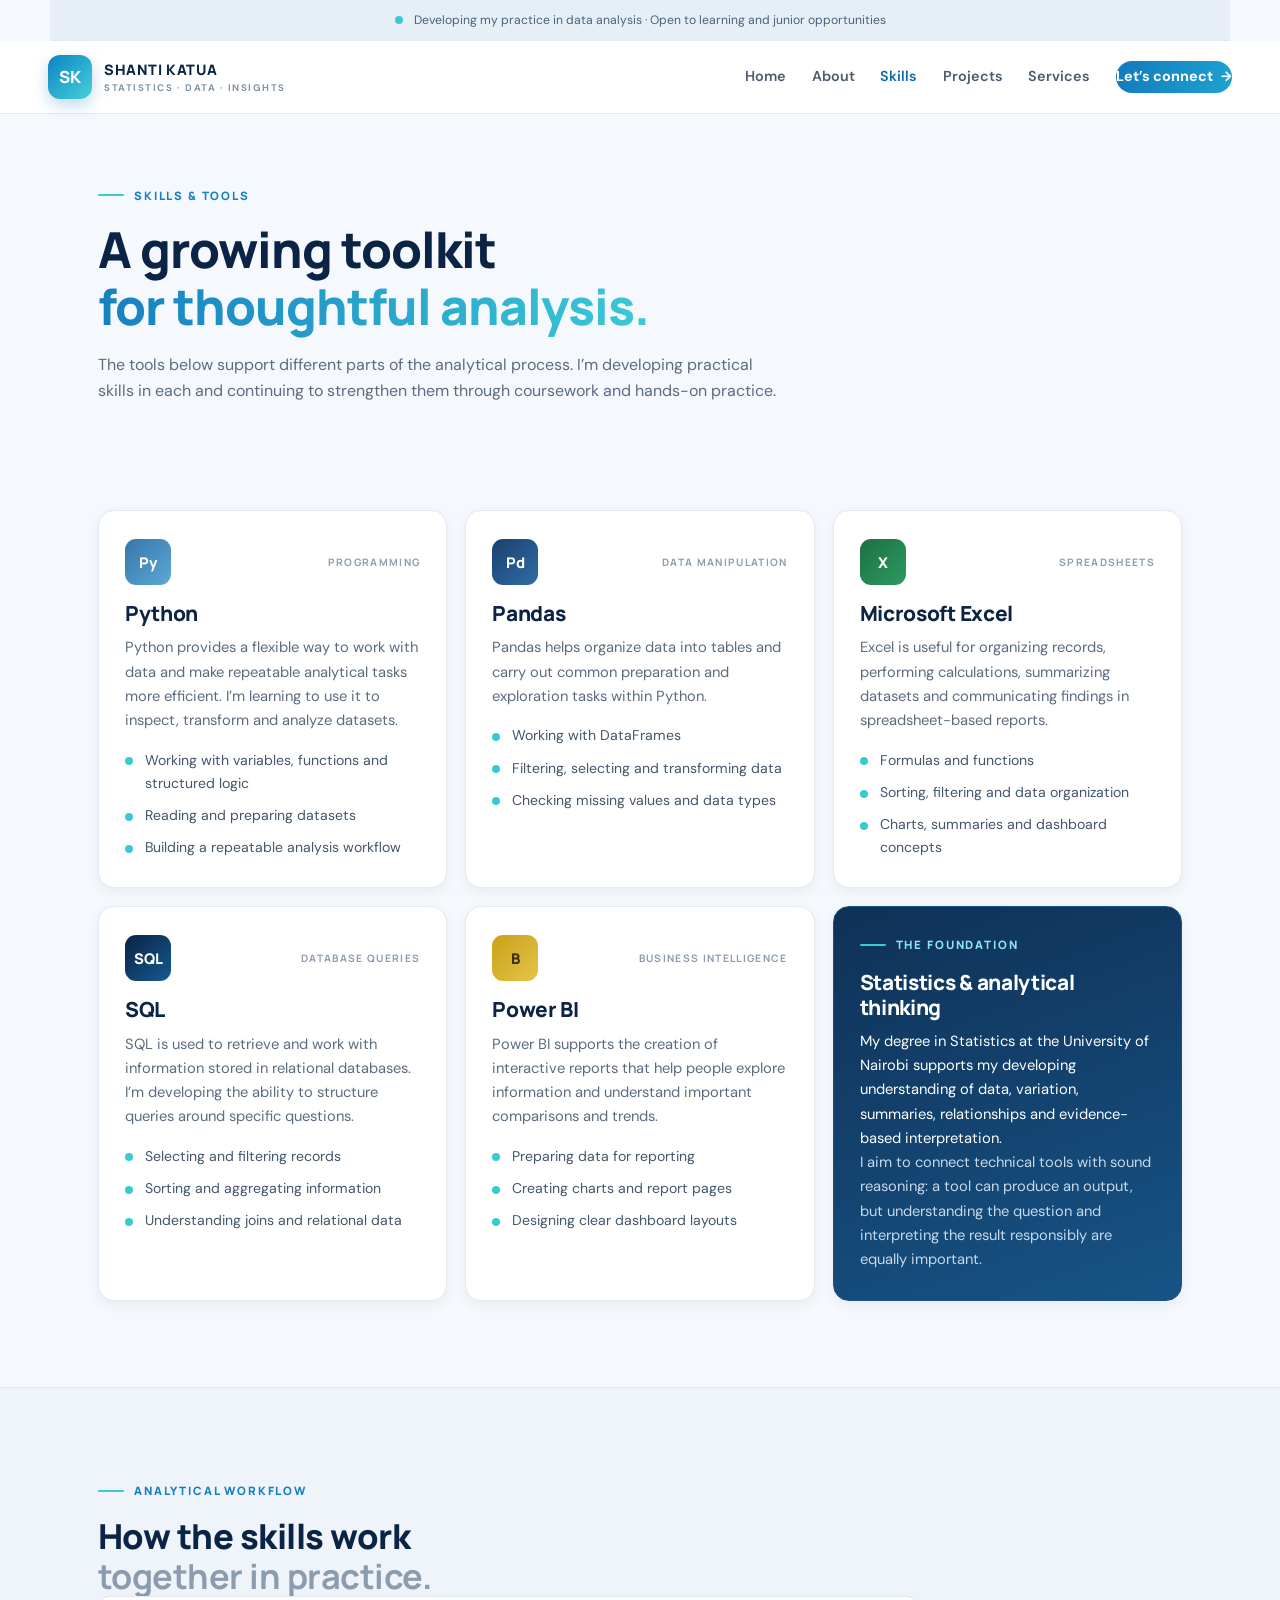
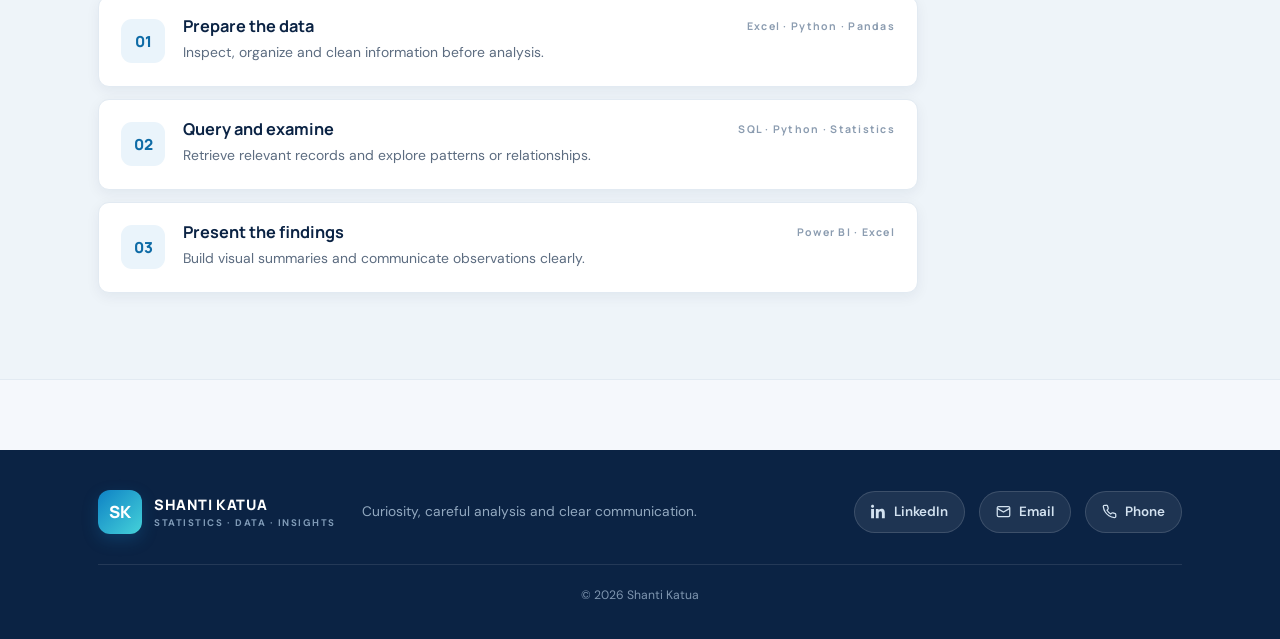
<file: skills.html>
<!doctype html><html lang="en"><head><meta charset="utf-8"><meta name="viewport" content="width=device-width, initial-scale=1"><meta name="description" content="Shanti Katua's developing data analytics toolkit: Python, Pandas, Excel, SQL and Power BI."><title>Skills & Toolkit | Shanti Katua</title><link rel="preconnect" href="https://fonts.googleapis.com"><link rel="preconnect" href="https://fonts.gstatic.com" crossorigin><link href="https://fonts.googleapis.com/css2?family=DM+Sans:wght@400;500;600;700&family=Manrope:wght@400;500;600;700;800&display=swap" rel="stylesheet"><link rel="stylesheet" href="assets/css/style.css"><link rel="icon" type="image/svg+xml" href="assets/images/favicon.svg"><link rel="alternate icon" type="image/png" sizes="64x64" href="assets/images/favicon.png"></head><body><div class="announcement"><span class="status-dot"></span> Developing my practice in data analysis · Open to learning and junior opportunities</div><header class="site-header"><a class="brand" href="index.html"><span class="brand-mark">SK</span><span class="brand-copy"><strong>SHANTI KATUA</strong><small>STATISTICS · DATA · INSIGHTS</small></span></a><button class="menu-toggle" aria-label="Toggle navigation" aria-expanded="false"><span></span><span></span></button><nav class="main-nav"><a href="index.html">Home</a><a href="about.html">About</a><a class="active" href="skills.html">Skills</a><a href="projects.html">Projects</a><a href="services.html">Services</a><a class="nav-contact" href="contact.html">Let’s connect <span>→</span></a></nav></header><main><section class="page-hero section-wrap"><div class="eyebrow"><span class="eyebrow-line"></span> SKILLS & TOOLS</div><h1>A growing toolkit<br><span class="gradient-text">for thoughtful analysis.</span></h1><p class="page-lead">The tools below support different parts of the analytical process. I’m developing practical skills in each and continuing to strengthen them through coursework and hands-on practice.</p></section>
<section class="section-wrap section-block skill-detail-grid"><article class="skill-detail"><div class="skill-detail-head"><span class="tool-symbol py">Py</span><span class="skill-category">PROGRAMMING</span></div><h2>Python</h2><p>Python provides a flexible way to work with data and make repeatable analytical tasks more efficient. I’m learning to use it to inspect, transform and analyze datasets.</p><ul><li>Working with variables, functions and structured logic</li><li>Reading and preparing datasets</li><li>Building a repeatable analysis workflow</li></ul></article><article class="skill-detail"><div class="skill-detail-head"><span class="tool-symbol pd">Pd</span><span class="skill-category">DATA MANIPULATION</span></div><h2>Pandas</h2><p>Pandas helps organize data into tables and carry out common preparation and exploration tasks within Python.</p><ul><li>Working with DataFrames</li><li>Filtering, selecting and transforming data</li><li>Checking missing values and data types</li></ul></article><article class="skill-detail"><div class="skill-detail-head"><span class="tool-symbol xl">X</span><span class="skill-category">SPREADSHEETS</span></div><h2>Microsoft Excel</h2><p>Excel is useful for organizing records, performing calculations, summarizing datasets and communicating findings in spreadsheet-based reports.</p><ul><li>Formulas and functions</li><li>Sorting, filtering and data organization</li><li>Charts, summaries and dashboard concepts</li></ul></article><article class="skill-detail"><div class="skill-detail-head"><span class="tool-symbol sql">SQL</span><span class="skill-category">DATABASE QUERIES</span></div><h2>SQL</h2><p>SQL is used to retrieve and work with information stored in relational databases. I’m developing the ability to structure queries around specific questions.</p><ul><li>Selecting and filtering records</li><li>Sorting and aggregating information</li><li>Understanding joins and relational data</li></ul></article><article class="skill-detail"><div class="skill-detail-head"><span class="tool-symbol bi">B</span><span class="skill-category">BUSINESS INTELLIGENCE</span></div><h2>Power BI</h2><p>Power BI supports the creation of interactive reports that help people explore information and understand important comparisons and trends.</p><ul><li>Preparing data for reporting</li><li>Creating charts and report pages</li><li>Designing clear dashboard layouts</li></ul></article><article class="skill-detail skill-detail-note"><div class="eyebrow"><span class="eyebrow-line"></span> THE FOUNDATION</div><h2>Statistics & analytical thinking</h2><p>My degree in Statistics at the University of Nairobi supports my developing understanding of data, variation, summaries, relationships and evidence-based interpretation.</p><p>I aim to connect technical tools with sound reasoning: a tool can produce an output, but understanding the question and interpreting the result responsibly are equally important.</p></article></section><section class="soft-section"><div class="section-wrap section-block"><div class="eyebrow"><span class="eyebrow-line"></span> ANALYTICAL WORKFLOW</div><h2>How the skills work<br><span class="muted-heading">together in practice.</span></h2><div class="workflow-table"><div><b>01</b><strong>Prepare the data</strong><span>Excel · Python · Pandas</span><p>Inspect, organize and clean information before analysis.</p></div><div><b>02</b><strong>Query and examine</strong><span>SQL · Python · Statistics</span><p>Retrieve relevant records and explore patterns or relationships.</p></div><div><b>03</b><strong>Present the findings</strong><span>Power BI · Excel</span><p>Build visual summaries and communicate observations clearly.</p></div></div></div></section></main><footer class="site-footer"><div class="section-wrap footer-inner"><a class="brand footer-brand" href="index.html"><span class="brand-mark">SK</span><span class="brand-copy"><strong>SHANTI KATUA</strong><small>STATISTICS · DATA · INSIGHTS</small></span></a><p>Curiosity, careful analysis and clear communication.</p><div class="footer-links"><a href="https://www.linkedin.com/in/shanti-katua" target="_blank" rel="noopener" aria-label="Shanti Katua on LinkedIn"><svg viewBox="0 0 24 24" fill="currentColor" aria-hidden="true"><path d="M4.98 3.5C4.98 4.88 3.87 6 2.5 6S0 4.88 0 3.5 1.12 1 2.5 1s2.48 1.12 2.48 2.5zM.2 8h4.6v14.8H.2V8zm7.6 0h4.4v2h.06c.61-1.16 2.1-2.38 4.33-2.38 4.63 0 5.48 3.05 5.48 7.02v8.16h-4.6v-7.23c0-1.73-.03-3.95-2.41-3.95-2.41 0-2.78 1.88-2.78 3.82v7.36H7.8V8z"/></svg>LinkedIn</a><a href="mailto:katuashanti@gmail.com" aria-label="Email Shanti Katua"><svg viewBox="0 0 24 24" fill="none" stroke="currentColor" stroke-width="2" aria-hidden="true"><rect x="2" y="4" width="20" height="16" rx="2"/><path d="m22 7-10 6L2 7"/></svg>Email</a><a href="tel:0794428577" aria-label="Call Shanti Katua"><svg viewBox="0 0 24 24" fill="none" stroke="currentColor" stroke-width="2" aria-hidden="true"><path d="M22 16.92v3a2 2 0 0 1-2.18 2 19.79 19.79 0 0 1-8.63-3.07 19.5 19.5 0 0 1-6-6 19.79 19.79 0 0 1-3.07-8.67A2 2 0 0 1 4.11 2h3a2 2 0 0 1 2 1.72c.13.96.36 1.9.7 2.81a2 2 0 0 1-.45 2.11L8.09 9.91a16 16 0 0 0 6 6l1.27-1.27a2 2 0 0 1 2.11-.45c.91.34 1.85.57 2.81.7A2 2 0 0 1 22 16.92z"/></svg>Phone</a></div><span class="copyright">© <span id="year"></span> Shanti Katua</span></div></footer><script src="assets/js/main.js"></script></body></html>
</file>
<file: assets/css/style.css>
﻿
/* ============================================================
   SHANTI KATUA — JUNIOR DATA ANALYST PORTFOLIO
   Design system: navy · white · blue · subtle cyan
   ============================================================ */
:root{
  --navy:#0b2344;
  --navy-soft:#123258;
  --blue:#167fc1;
  --blue-dark:#0e6ba6;
  --cyan:#3cc9d6;
  --ink:#152438;
  --muted:#5c6c80;
  --line:#e2eaf2;
  --paper:#f5f8fc;
  --white:#ffffff;
  --shadow-sm:0 4px 14px rgba(15,42,74,.06);
  --shadow:0 14px 40px rgba(15,42,74,.09);
  --radius:16px;
  --radius-sm:11px;
  --max:1180px;
  --pad:clamp(20px,4.5vw,48px);
}
*{box-sizing:border-box}
html{scroll-behavior:smooth;-webkit-text-size-adjust:100%}
body{
  margin:0;background:var(--paper);color:var(--ink);
  font-family:"DM Sans",Arial,sans-serif;line-height:1.65;
  overflow-x:hidden;
}
a{color:inherit;text-decoration:none}
img{max-width:100%;display:block}
button,input,textarea{font:inherit}
h1,h2,h3,h4{font-family:"Manrope",sans-serif;line-height:1.16;margin:0;color:var(--navy)}
h1{font-size:clamp(2rem,4.4vw,3.1rem);font-weight:800;letter-spacing:-.02em}
h2{font-size:clamp(1.55rem,3vw,2.15rem);font-weight:800;letter-spacing:-.015em}
h3{font-size:1.13rem;font-weight:700}
p{margin:0}
ul{margin:0;padding:0;list-style:none}
:focus-visible{outline:2px solid var(--blue);outline-offset:3px;border-radius:4px}
::selection{background:#cfe8f7}

.section-wrap{max-width:var(--max);margin:0 auto;padding-left:var(--pad);padding-right:var(--pad);width:100%}
.section-block{padding-top:clamp(46px,7vw,86px);padding-bottom:clamp(46px,7vw,86px)}
.soft-section{background:#eef4f9;border-top:1px solid var(--line);border-bottom:1px solid var(--line)}
.gradient-text{background:linear-gradient(100deg,var(--blue),var(--cyan));-webkit-background-clip:text;background-clip:text;color:transparent}
.muted-heading{color:#8b9cb0;font-weight:700}

/* ---------- eyebrow / labels ---------- */
.eyebrow{display:inline-flex;align-items:center;gap:10px;font-family:"Manrope",sans-serif;font-size:.72rem;font-weight:800;letter-spacing:.16em;color:var(--blue);text-transform:uppercase;margin-bottom:16px}
.eyebrow-line{display:inline-block;width:26px;height:2px;background:var(--cyan);border-radius:2px}
.eyebrow-light{color:#9fd9e8}
.section-heading{display:flex;justify-content:space-between;align-items:flex-end;gap:34px;flex-wrap:wrap;margin-bottom:clamp(28px,4vw,44px)}
.section-intro{max-width:400px;color:var(--muted);font-size:.95rem}

/* ---------- announcement ---------- */
.announcement{max-width:var(--max);margin:0 auto;padding:10px var(--pad);text-align:center;color:#48627e;font-size:.76rem;background:#e6eef6;border-bottom:1px solid var(--line)}
.status-dot,.meta-dot{display:inline-block;width:8px;height:8px;border-radius:50%;background:var(--cyan);margin-right:8px}

/* ============================================================
   NAVIGATION — flat, full-width, non-sticky, not a card
   ============================================================ */
.site-header{
  width:100%;background:var(--white);border-bottom:1px solid var(--line);
  display:flex;align-items:center;justify-content:space-between;gap:24px;
  padding:14px var(--pad);position:relative;z-index:40;
}
.brand{display:flex;align-items:center;gap:12px;min-width:max-content}
.brand-mark{width:44px;height:44px;border-radius:12px;background:linear-gradient(135deg,#0e82c5,#45d2d9);display:grid;place-items:center;color:#fff;font-family:"Manrope",sans-serif;font-weight:800;font-size:1.05rem;letter-spacing:.02em;box-shadow:0 6px 16px rgba(20,120,180,.28)}
.brand-copy{display:grid;line-height:1.25;gap:3px}
.brand-copy strong{font:800 .9rem "Manrope",sans-serif;letter-spacing:.05em;color:var(--navy)}
.brand-copy small{font-size:.6rem;letter-spacing:.16em;color:#8294a8;font-weight:700}
.main-nav{display:flex;align-items:center;gap:clamp(14px,2vw,28px)}
.main-nav a{font-size:.9rem;font-weight:600;color:#4a5b70;transition:color .2s;padding:4px 0}
.main-nav a:hover,.main-nav a.active{color:var(--blue-dark)}
.nav-contact{
  background:linear-gradient(110deg,#1279be,#1fa3cf);color:#fff!important;
  padding:10px 18px;border-radius:999px;font-weight:700!important;
  display:inline-flex;align-items:center;gap:8px;
}
.nav-contact span{margin-left:0;font-size:.85rem}
.nav-contact:hover{filter:brightness(1.06)}
.menu-toggle{display:none;background:#eaf2f9;border:1px solid var(--line);border-radius:10px;width:44px;height:42px;padding:10px 11px;cursor:pointer;flex-direction:column;justify-content:space-between}
.menu-toggle span{display:block;height:2px;background:var(--navy);border-radius:2px;transition:.25s}
.nav-open .menu-toggle span:first-child{transform:translateY(8px) rotate(45deg)}
.nav-open .menu-toggle span:last-child{transform:translateY(-8px) rotate(-45deg)}

/* ============================================================
   HOME HERO — one cohesive contained card
   ============================================================ */
.hero-shell{padding-top:clamp(28px,5vw,56px);padding-bottom:clamp(36px,5vw,64px)}
.hero-card{
  background:linear-gradient(160deg,#ffffff 55%,#eef6fb 100%);
  border:1px solid var(--line);border-radius:var(--radius);
  box-shadow:var(--shadow);
  display:grid;grid-template-columns:minmax(0,1.15fr) minmax(0,.85fr);
  gap:clamp(28px,4vw,56px);
  padding:clamp(28px,4.5vw,58px);
  align-items:center;
  overflow:hidden;
}
.hero-copy{display:flex;flex-direction:column;align-items:flex-start}
.hero-lead{color:#33465e;font-size:1.02rem;max-width:56ch}
.hero-support{color:var(--muted);font-size:.94rem;margin-top:14px;max-width:56ch}
.hero-lead{margin-top:0}
.hero-copy h1{margin:0 0 18px}
.hero-actions{display:flex;gap:14px;flex-wrap:wrap;margin-top:28px}
.button{display:inline-flex;align-items:center;gap:9px;padding:13px 26px;border-radius:11px;font-weight:700;font-size:.92rem;font-family:"Manrope",sans-serif;transition:.2s;border:0;cursor:pointer}
.button-primary{background:linear-gradient(110deg,#1279be,#1fa3cf);color:#fff;box-shadow:0 10px 24px rgba(19,118,180,.30)}
.button-primary:hover{filter:brightness(1.07);transform:translateY(-1px)}
.button-outline{background:#fff;color:var(--blue-dark);border:1.5px solid #c8dff0}
.button-outline:hover{border-color:var(--blue);background:#f2f9fd}
.button .arrow{font-size:.85em}
.hero-meta{
  display:flex;flex-wrap:wrap;gap:8px 26px;margin-top:32px;padding-top:20px;
  border-top:1px solid var(--line);width:100%;
}
.hero-meta span{display:inline-flex;align-items:center;gap:9px;font-size:.82rem;font-weight:600;color:#4c5e73}
.hero-meta .meta-dot{margin:0;flex:none}

/* right column — portrait presentation */
.hero-visual{position:relative;margin:0;min-width:0}
.hero-portrait{
  width:100%;max-height:520px;aspect-ratio:4/4.6;object-fit:cover;object-position:center 25%;
  border-radius:var(--radius);border:6px solid #fff;
  box-shadow:var(--shadow);
}
.portrait-caption{
  position:absolute;left:14px;right:14px;bottom:14px;
  background:rgba(255,255,255,.94);backdrop-filter:blur(8px);
  border:1px solid var(--line);border-radius:12px;
  display:flex;align-items:center;gap:12px;padding:11px 14px;
  box-shadow:0 8px 22px rgba(15,42,74,.14);
}
.portrait-monogram{width:38px;height:38px;flex:none;border-radius:9px;background:var(--navy);color:#fff;display:grid;place-items:center;font:800 .8rem "Manrope",sans-serif}
.portrait-caption strong{display:block;font:700 .86rem "Manrope",sans-serif;color:var(--navy);line-height:1.3}
.portrait-caption small{font-size:.7rem;color:var(--muted);line-height:1.35}
.portrait-status{margin-left:auto;align-self:center;text-align:right;font:800 .58rem "Manrope",sans-serif;letter-spacing:.14em;color:var(--blue);line-height:1.45;white-space:nowrap}

/* credential strip */
.credential-strip{
  margin-top:clamp(22px,3vw,34px);
  display:grid;grid-template-columns:repeat(3,1fr);gap:16px;
}
.credential-strip article{background:#fff;border:1px solid var(--line);border-radius:var(--radius-sm);padding:18px 20px;display:flex;gap:14px;align-items:flex-start;box-shadow:var(--shadow-sm)}
.strip-index{font:800 .78rem "Manrope",sans-serif;color:var(--cyan);padding-top:2px}
.credential-strip small{display:block;font-size:.62rem;letter-spacing:.13em;color:#8b9cb0;font-weight:700;margin-bottom:4px}
.credential-strip strong{font:700 .98rem "Manrope",sans-serif;color:var(--navy)}
.credential-strip p{font-size:.83rem;color:var(--muted)}

/* ============================================================
   CAPABILITY CARDS (home)
   ============================================================ */
.capability-grid{display:grid;grid-template-columns:repeat(auto-fit,minmax(240px,1fr));gap:18px}
.capability-card{background:#fff;border:1px solid var(--line);border-radius:var(--radius);padding:26px 24px;display:flex;flex-direction:column;gap:12px;box-shadow:var(--shadow-sm);transition:transform .25s,box-shadow .25s}
.capability-card:hover{transform:translateY(-4px);box-shadow:var(--shadow)}
.card-count{font:800 .62rem "Manrope",sans-serif;letter-spacing:.15em;color:#9db0c3}
.cap-icon{width:44px;height:44px;border-radius:11px;background:#eaf4fb;color:var(--blue-dark);display:grid;place-items:center;font:800 .95rem "Manrope",sans-serif}
.card-blue{background:linear-gradient(160deg,#0f2f56,#134f7e);border-color:#134f7e}
.card-blue .card-count{color:#9fd9e8}
.card-blue .cap-icon{background:rgba(255,255,255,.12);color:#c9f3f7}
.capability-card h3{color:var(--navy)}
.capability-card p{font-size:.9rem;color:var(--muted)}
.card-blue h3{color:#fff}
.card-blue p{color:#c8d8e6}
.capability-card a{font-size:.83rem;font-weight:700;color:var(--blue-dark);margin-top:auto;display:inline-flex;gap:7px}
.card-blue a{color:#8fe3ee}

/* toolkit cards (home + reused) */
.toolkit-grid{display:grid;grid-template-columns:repeat(auto-fit,minmax(210px,1fr));gap:16px}
.tool-card{background:#fff;border:1px solid var(--line);border-radius:var(--radius);padding:22px;display:flex;gap:15px;align-items:flex-start;box-shadow:var(--shadow-sm)}
.tool-symbol{width:46px;height:46px;flex:none;border-radius:11px;display:grid;place-items:center;font:800 .92rem "Manrope",sans-serif;color:#fff;background:linear-gradient(135deg,#3776ab,#5aa9d6)}
.tool-symbol.pd{background:linear-gradient(135deg,#1c3f6e,#2f6da8)}
.tool-symbol.xl{background:linear-gradient(135deg,#1d7044,#2c9a5f)}
.tool-symbol.sql{background:linear-gradient(135deg,#0b2344,#155a92)}
.tool-symbol.bi{background:linear-gradient(135deg,#c8a218,#e6c34a);color:#3b2f05}
.tool-card h3{font-size:1rem;margin-bottom:5px}
.tool-card p{font-size:.85rem;color:var(--muted)}
.tool-card span:last-child{display:inline-block;margin-top:9px;font-size:.62rem;letter-spacing:.13em;font-weight:700;color:#8b9cb0}
.section-link-row{display:flex;justify-content:space-between;align-items:center;gap:20px;flex-wrap:wrap;margin-top:26px;padding-top:22px;border-top:1px solid var(--line)}
.section-link-row p{color:var(--muted);font-size:.9rem;max-width:52ch}
.text-link{font-weight:700;color:var(--blue-dark);display:inline-flex;gap:7px;align-items:center}
.text-link:hover{text-decoration:underline}

/* project preview cards */
.project-preview-grid{display:grid;grid-template-columns:repeat(auto-fit,minmax(280px,1fr));gap:18px}
.project-preview{background:#fff;border:1px solid var(--line);border-radius:var(--radius);overflow:hidden;display:flex;flex-direction:column;box-shadow:var(--shadow-sm)}
.project-visual{position:relative;height:150px;display:flex;align-items:flex-end;padding:14px;background:linear-gradient(140deg,#12365f,#1a5288);color:#dff0fa}
.project-visual span{position:absolute;top:12px;left:14px;font:700 .64rem "Manrope",sans-serif;letter-spacing:.14em;color:#9cc8e4}
.project-visual b{font:800 .72rem "Manrope",sans-serif;letter-spacing:.1em;color:#cfe8f7}
.python-visual{background:linear-gradient(140deg,#1c3f6e,#2c6ca6)}
.bi-visual{background:linear-gradient(140deg,#7a6410,#b99a1e)}
.bi-visual b{color:#fdf2c8}
.sheet-grid{position:absolute;inset:34px 14px 40px;display:grid;grid-template-columns:repeat(4,1fr);grid-auto-rows:1fr;gap:3px;opacity:.5}
.sheet-grid i{background:rgba(255,255,255,.16);border-radius:2px}
.code-lines{position:absolute;inset:34px 14px 40px;display:flex;flex-direction:column;gap:7px;justify-content:center;opacity:.55}
.code-lines i{height:6px;border-radius:3px;background:rgba(255,255,255,.3)}
.code-lines i:nth-child(2){width:70%}
.code-lines i:nth-child(3){width:85%}
.code-lines i:nth-child(4){width:55%}
.code-lines i:nth-child(5){width:75%}
.mini-dashboard{position:absolute;inset:34px 14px 40px;display:flex;gap:6px;align-items:flex-end;opacity:.75}
.mini-dashboard i{flex:1;background:rgba(255,255,255,.4);border-radius:3px 3px 0 0}
.mini-dashboard i:nth-child(1){height:55%}
.mini-dashboard i:nth-child(2){height:80%}
.mini-dashboard i:nth-child(3){height:40%}
.mini-dashboard i:nth-child(4){height:95%}
.mini-dashboard i:nth-child(5){height:65%}
.mini-dashboard i:nth-child(6){height:75%}
.project-preview-copy{padding:20px 22px 22px;display:flex;flex-direction:column;gap:10px;flex:1}
.project-type{font:700 .62rem "Manrope",sans-serif;letter-spacing:.14em;color:var(--blue)}
.project-preview-copy h3{color:var(--navy)}
.project-preview-copy p{font-size:.88rem;color:var(--muted)}
.project-status{margin-top:auto;display:inline-block;align-self:flex-start;font-size:.7rem;font-weight:700;letter-spacing:.06em;background:#eaf3fa;padding:5px 11px;border-radius:999px;color:#3d6d96}
.excel-visual{background:linear-gradient(140deg,#1d7044,#2c9a5f)!important}
.excel-visual span,.excel-visual b{color:#d3f2df}

/* process section */
.process-section{background:linear-gradient(160deg,#0b2344,#12355c);color:#dbe7f2}
.process-section h2,.process-section h3{color:#fff}
.process-grid{display:grid;grid-template-columns:repeat(auto-fit,minmax(180px,1fr));gap:16px}
.process-grid article{background:rgba(255,255,255,.06);border:1px solid rgba(255,255,255,.12);border-radius:var(--radius-sm);padding:22px 20px}
.process-grid span{font:800 .95rem "Manrope",sans-serif;color:var(--cyan)}
.process-grid p{font-size:.86rem;color:#b8cadb;margin-top:8px}
.light-muted{color:#8fb6d4}
.light-intro{color:#b8cadb}

/* closing card */
.closing-section{padding-top:clamp(40px,6vw,70px);padding-bottom:clamp(40px,6vw,70px)}
.closing-card{background:linear-gradient(120deg,#0f3157,#1a5c92);border-radius:var(--radius);color:#fff;padding:clamp(30px,5vw,52px);display:flex;align-items:center;justify-content:space-between;gap:30px;flex-wrap:wrap;box-shadow:var(--shadow)}
.closing-card h2{color:#fff}
.closing-card p{color:#c6d9ea;max-width:52ch;margin-top:12px}
.closing-card .eyebrow{color:#8fe3ee}
.closing-card .button-primary{background:#fff;color:var(--blue-dark);box-shadow:0 10px 26px rgba(0,0,0,.22)}

/* ============================================================
   PAGE HERO (sub-pages) — content, NOT a card
   ============================================================ */
.page-hero{padding-top:clamp(34px,6vw,64px);padding-bottom:clamp(10px,2vw,20px)}
.page-hero h1{margin-bottom:16px}
.page-lead{color:var(--muted);max-width:62ch;font-size:1rem}

/* ---------- ABOUT page ---------- */
.about-grid{display:grid;grid-template-columns:minmax(0,.9fr) minmax(0,1.1fr);gap:clamp(28px,5vw,60px);align-items:start}
.about-photo-card{position:sticky;top:24px;background:#fff;border:1px solid var(--line);border-radius:var(--radius);padding:14px;box-shadow:var(--shadow-sm)}
.about-photo-card img{width:100%;aspect-ratio:4/4.8;object-fit:cover;object-position:center 22%;border-radius:calc(var(--radius) - 6px)}
.about-photo-caption{display:flex;align-items:center;gap:10px;padding:12px 4px 2px}
.about-photo-caption strong{font:700 .9rem "Manrope",sans-serif;color:var(--navy);display:block}
.about-photo-caption small{color:var(--muted);font-size:.72rem}
.about-story-copy p{color:#3c4f66;margin-top:16px}
.about-story-copy p:first-of-type{margin-top:0;font-size:1.04rem;color:#2c3f57}
.education-card{margin-top:26px;background:#eef6fb;border:1px solid #d4e6f2;border-radius:var(--radius-sm);padding:18px 20px;display:flex;align-items:center;gap:16px}
.education-icon{width:46px;height:46px;flex:none;border-radius:11px;background:linear-gradient(135deg,#0e82c5,#45d2d9);color:#fff;display:grid;place-items:center;font:800 .85rem "Manrope",sans-serif}
.education-card small{display:block;font-size:.62rem;letter-spacing:.13em;color:#7a8ea3;font-weight:700}
.education-card strong{font:700 .98rem "Manrope",sans-serif;color:var(--navy);display:block;line-height:1.35}
.education-card>div>span{font-size:.84rem;color:var(--muted)}
.education-side{margin-left:auto;align-self:flex-start;font:700 .62rem "Manrope",sans-serif;letter-spacing:.12em;color:var(--blue);background:#fff;border:1px solid #d4e6f2;padding:6px 11px;border-radius:999px;white-space:nowrap}
.values-grid{display:grid;grid-template-columns:repeat(auto-fit,minmax(230px,1fr));gap:16px;margin-top:30px}
.values-grid article{background:#fff;border:1px solid var(--line);border-radius:var(--radius);padding:24px;box-shadow:var(--shadow-sm)}
.values-grid span{font:800 .95rem "Manrope",sans-serif;color:var(--cyan)}
.values-grid h3{margin:8px 0 8px;color:var(--navy)}
.values-grid p{font-size:.88rem;color:var(--muted)}

/* ============================================================
   SKILLS page
   ============================================================ */
.skill-detail-grid{display:grid;grid-template-columns:repeat(auto-fit,minmax(300px,1fr));gap:18px;align-items:stretch}
.skill-detail{background:#fff;border:1px solid var(--line);border-radius:var(--radius);padding:28px 26px;box-shadow:var(--shadow-sm);display:flex;flex-direction:column}
.skill-detail-head{display:flex;align-items:center;justify-content:space-between;gap:14px;margin-bottom:16px}
.skill-category{font:700 .64rem "Manrope",sans-serif;letter-spacing:.13em;color:#8b9cb0}
.skill-detail h2{font-size:1.3rem;margin-bottom:10px}
.skill-detail>p{color:var(--muted);font-size:.92rem}
.skill-detail ul{margin-top:16px;display:grid;gap:9px}
.skill-detail li{position:relative;padding-left:20px;font-size:.88rem;color:#43566c}
.skill-detail li::before{content:"";position:absolute;left:0;top:.62em;width:8px;height:8px;border-radius:50%;background:var(--cyan)}

/* ============================================================
   PROJECTS page
   ============================================================ */
.project-guidance{background:#fff;border:1px solid var(--line);border-left:4px solid var(--blue);border-radius:var(--radius-sm);padding:26px 28px;display:flex;justify-content:space-between;gap:28px;align-items:center;flex-wrap:wrap;margin-bottom:30px}
.project-guidance p{color:var(--muted);max-width:52ch;font-size:.93rem}
.statement-label{display:block;font:800 .66rem "Manrope",sans-serif;letter-spacing:.15em;color:var(--blue);margin-bottom:10px}
.project-guidance h2{font-size:1.4rem}
.project-detail-grid{display:grid;grid-template-columns:repeat(auto-fit,minmax(300px,1fr));gap:18px}
.project-detail-card{background:#fff;border:1px solid var(--line);border-radius:var(--radius);overflow:hidden;display:flex;flex-direction:column;box-shadow:var(--shadow-sm)}
.project-detail-card .project-visual{height:160px}
.project-detail-copy{padding:24px;display:flex;flex-direction:column;gap:12px;flex:1}
.project-tags{display:flex;gap:8px;flex-wrap:wrap}
.project-tags span{font:700 .62rem "Manrope",sans-serif;letter-spacing:.1em;color:#3d6d96;background:#eaf3fa;padding:5px 11px;border-radius:999px}
.project-detail-copy h3{color:var(--navy)}
.project-detail-copy p{font-size:.9rem;color:var(--muted)}
.project-detail-copy p b{color:#33465e}
.project-meta{margin-top:auto;padding-top:14px;border-top:1px solid var(--line);display:flex;gap:18px;flex-wrap:wrap;font-size:.76rem;font-weight:600;color:#68798d}
.project-cta-note{text-align:center;color:var(--muted);font-size:.9rem;max-width:64ch;margin:0 auto}

/* ============================================================
   SERVICES page
   ============================================================ */
.services-grid{display:grid;grid-template-columns:repeat(auto-fit,minmax(300px,1fr));gap:18px}
.service-card{background:#fff;border:1px solid var(--line);border-radius:var(--radius);padding:28px 26px;box-shadow:var(--shadow-sm);display:flex;flex-direction:column;gap:14px}
.service-card-accent{background:linear-gradient(165deg,#0f3157,#175486);border-color:#175486}
.service-card-accent h2,.service-card-accent p,.service-card-accent li{color:#fff}
.service-card-accent h2{color:#fff}
.service-card-accent p{color:#c6d9ea!important}
.service-card-accent li{color:#d7e5f1!important}
.service-card-accent h2{font-size:1.22rem!important;margin-bottom:0}
.service-card-accent .service-output{background:rgba(255,255,255,.08);border-color:rgba(255,255,255,.16)}
.service-card-accent .service-output strong{color:#fff}
.service-card-accent .service-output small{color:#9fd9e8}
.service-card-accent .service-tools{color:#8fe3ee}
.service-top{display:flex;justify-content:space-between;align-items:center}
.service-icon{width:44px;height:44px;border-radius:11px;background:#eaf4fb;color:var(--blue-dark);display:grid;place-items:center;font:800 .95rem "Manrope",sans-serif}
.service-index{font:700 .62rem "Manrope",sans-serif;letter-spacing:.14em;color:#9db0c3}
.service-card h2{font-size:1.22rem}
.service-card>p{color:var(--muted);font-size:.92rem}
.service-output{background:#f0f7fc;border:1px solid #d9e8f3;border-radius:var(--radius-sm);padding:12px 15px}
.service-output small{display:block;font:700 .6rem "Manrope",sans-serif;letter-spacing:.13em;color:#7a8ea3;margin-bottom:3px}
.service-output strong{font:700 .9rem "Manrope",sans-serif;color:var(--navy)}
.service-card ul{display:grid;gap:7px}
.service-card li{position:relative;padding-left:19px;font-size:.86rem;color:#43566c}
.service-card li::before{content:"";position:absolute;left:0;top:.6em;width:7px;height:7px;border-radius:50%;background:var(--cyan)}
.service-tools{margin-top:auto;padding-top:12px;border-top:1px solid var(--line);font:700 .68rem "Manrope",sans-serif;letter-spacing:.12em;color:#8b9cb0}
.note-banner{background:#fff;border:1px solid var(--line);border-left:4px solid #c8a218;border-radius:var(--radius-sm);padding:22px 26px;display:flex;gap:16px;align-items:flex-start;margin-bottom:clamp(40px,6vw,70px)}
.note-banner span{width:30px;height:30px;flex:none;border-radius:50%;background:#fdf4d7;color:#8a6d08;display:grid;place-items:center;font-weight:800}
.note-banner p{font-size:.9rem;color:#556578}

/* ============================================================
   CONTACT page
   ============================================================ */
.contact-grid{display:grid;grid-template-columns:minmax(0,1fr) minmax(0,1.05fr);gap:clamp(24px,4vw,40px);align-items:start}
.contact-cards{display:grid;gap:14px}
.contact-card{
  background:#fff;border:1px solid var(--line);border-radius:var(--radius);
  padding:20px 22px;display:flex;align-items:center;gap:16px;
  box-shadow:var(--shadow-sm);transition:transform .2s,box-shadow .2s;
}
.contact-card:hover{transform:translateY(-2px);box-shadow:var(--shadow)}
.contact-icon{width:48px;height:48px;flex:none;border-radius:12px;display:grid;place-items:center;background:#eaf4fb;color:var(--blue-dark)}
.contact-icon svg{width:22px;height:22px}
.contact-icon.li{background:#e8f0fb;color:#0a66c2}
.contact-icon svg.li-fill{color:#0a66c2}
.contact-card small{display:block;font:700 .62rem "Manrope",sans-serif;letter-spacing:.13em;color:#8b9cb0;margin-bottom:2px}
.contact-card strong{font:700 .95rem "Manrope",sans-serif;color:var(--navy);word-break:break-word}
.contact-card .contact-sub{display:block;font-size:.78rem;color:var(--muted)}
.contact-arrow{margin-left:auto;color:#9db0c3;font-size:1.05rem;transition:.2s}
.contact-card:hover .contact-arrow{color:var(--blue-dark);transform:translate(2px,-2px)}
.contact-note{margin-top:20px;background:#fff;border:1px solid var(--line);border-radius:var(--radius);padding:20px 22px;box-shadow:var(--shadow-sm)}
.contact-note strong{font:700 .95rem "Manrope",sans-serif;color:var(--navy)}
.contact-note p{font-size:.88rem;color:var(--muted);margin-top:6px}

/* form */
.contact-form-card{background:#fff;border:1px solid var(--line);border-radius:var(--radius);padding:clamp(24px,3.5vw,36px);box-shadow:var(--shadow)}
.form-kicker{font:800 .66rem "Manrope",sans-serif;letter-spacing:.16em;color:var(--blue);margin-bottom:8px}
.contact-form-card h3{font-size:1.35rem;margin-bottom:8px}
.form-intro{color:var(--muted);font-size:.9rem;margin-bottom:22px}
.contact-form-card label{display:block;font:700 .78rem "Manrope",sans-serif;color:#33465e;margin:14px 0 6px}
.contact-form-card label:first-of-type{margin-top:0}
.contact-form-card input,.contact-form-card textarea{
  width:100%;border:1.5px solid #d5e2ee;border-radius:var(--radius-sm);
  padding:11px 14px;background:#fbfdfe;color:var(--ink);transition:border-color .2s;
}
.contact-form-card input:focus,.contact-form-card textarea:focus{outline:none;border-color:var(--blue);background:#fff}
.contact-form-card textarea{resize:vertical;min-height:130px}
.form-submit{width:100%;justify-content:center;margin-top:22px}
.form-hint{font-size:.76rem;color:#8b9cb0;margin-top:14px;text-align:center}
.form-feedback{min-height:1.4em;margin-top:10px;text-align:center;font-size:.86rem;font-weight:600;color:var(--blue-dark)}
.form-feedback.error{color:#b0483a}

/* ============================================================
   FOOTER
   ============================================================ */
.site-footer{background:var(--navy);color:#b9cadb;margin-top:clamp(40px,6vw,70px)}
.footer-inner{padding-top:40px;padding-bottom:34px;display:grid;grid-template-columns:auto 1fr auto;align-items:center;gap:26px}
.footer-brand .brand-copy strong{color:#fff}
.footer-brand .brand-copy small{color:#7f9ab6}
.footer-inner>p{max-width:44ch;font-size:.86rem;color:#93a9c0;margin:0}
.footer-links{display:flex;gap:14px;flex-wrap:wrap}
.footer-links a{display:inline-flex;align-items:center;gap:8px;font-size:.84rem;font-weight:600;color:#d3e2f0;background:rgba(255,255,255,.08);border:1px solid rgba(255,255,255,.14);padding:9px 16px;border-radius:999px;transition:.2s}
.footer-links a:hover{background:rgba(255,255,255,.16)}
.footer-links svg{width:15px;height:15px}
.copyright{grid-column:1/-1;text-align:center;font-size:.76rem;color:#7f96b0;border-top:1px solid rgba(255,255,255,.1);padding-top:20px;margin-top:4px}

/* ============================================================
   RESPONSIVE
   ============================================================ */
@media(max-width:960px){
  .hero-card{grid-template-columns:1fr;padding:clamp(26px,5vw,40px)}
  .hero-visual{max-width:440px;margin:0 auto;width:100%}
  .hero-portrait{aspect-ratio:4/4.2;max-height:460px}
  .about-grid{grid-template-columns:1fr}
  .about-photo-card{position:static;max-width:420px;margin:0 auto;width:100%}
  .contact-grid{grid-template-columns:1fr}
  .credential-strip{grid-template-columns:1fr 1fr}
}
@media(max-width:820px){
  .menu-toggle{display:flex}
  .main-nav{
    position:absolute;top:100%;left:0;right:0;background:#fff;
    flex-direction:column;align-items:stretch;gap:0;padding:8px var(--pad) 18px;
    border-bottom:1px solid var(--line);box-shadow:var(--shadow);
    display:none;
  }
  .nav-open .main-nav{display:flex}
  .main-nav a{padding:13px 4px;border-bottom:1px solid var(--line);font-size:.95rem}
  .main-nav a:last-child{border-bottom:0;margin-top:8px;justify-content:center;text-align:center}
  .footer-inner{grid-template-columns:1fr;text-align:center;justify-items:center}
  .footer-links{justify-content:center}
  .section-heading{align-items:flex-start;flex-direction:column;gap:14px}
}
@media(max-width:620px){
  .credential-strip{grid-template-columns:1fr}
  .brand-copy small{display:none}
  .hero-meta{gap:8px 18px;flex-direction:column}
  .portrait-status{display:none}
  .announcement{font-size:.7rem}
  .contact-card{flex-wrap:wrap}
  .contact-arrow{display:none}
}
@media(max-width:420px){
  .hero-actions{width:100%}
  .hero-actions .button{width:100%;justify-content:center}
}
@media(prefers-reduced-motion:reduce){*,*::before,*::after{scroll-behavior:auto!important;transition:none!important;animation:none!important}}

/* workflow table (skills) */
.workflow-table{display:grid;gap:12px;max-width:820px}
.workflow-table>div{background:#fff;border:1px solid var(--line);border-radius:var(--radius-sm);padding:18px 22px;display:grid;grid-template-columns:auto 1fr auto;gap:4px 18px;align-items:center;box-shadow:var(--shadow-sm)}
.workflow-table b{grid-row:span 3;width:44px;height:44px;border-radius:11px;background:#eaf4fb;color:var(--blue-dark);display:grid;place-items:center;font:800 .95rem Manrope,sans-serif}
.workflow-table strong{font:700 1.02rem Manrope,sans-serif;color:var(--navy)}
.workflow-table span{font:700 .66rem Manrope,sans-serif;letter-spacing:.12em;color:#8b9cb0;justify-self:end}
.workflow-table p{grid-column:2;font-size:.87rem;color:var(--muted)}
.skill-detail-note{background:linear-gradient(160deg,#0f3157,#175486);border-color:#175486}
.skill-detail-note .eyebrow{color:#8fe3ee}
.skill-detail-note h2,.skill-detail-note p{color:#fff}
.skill-detail-note p+p{color:#c6d9ea}
/* sql visual */
.sql-window{position:absolute;inset:34px 14px 40px;display:flex;flex-direction:column;gap:8px;justify-content:center}
.sql-window i{font:700 .78rem "Consolas",monospace;color:#cfe0f2;background:rgba(255,255,255,.12);border-radius:4px;padding:4px 9px;letter-spacing:.08em;width:max-content}
.integrity-note{text-align:center;color:var(--muted);font-size:.88rem;max-width:70ch;margin:26px auto 0;background:#fff;border:1px solid var(--line);border-radius:var(--radius-sm);padding:16px 22px}
.integrity-note strong{color:#8a6d08}
@media(max-width:620px){.workflow-table>div{grid-template-columns:auto 1fr}.workflow-table span{justify-self:start;grid-column:2}}
/* ============================================================
   STICKY NAVIGATION — SHANTI KATUA PORTFOLIO
   Announcement scrolls away; navigation stays visible.
   ============================================================ */

html {
    scroll-behavior: smooth;
    scroll-padding-top: 100px;
}

.site-header {
    position: sticky;
    top: 0;
    z-index: 1000;
    width: 100%;
    background: #ffffff;
    border-bottom: 1px solid #e2eaf2;
}
</file>
